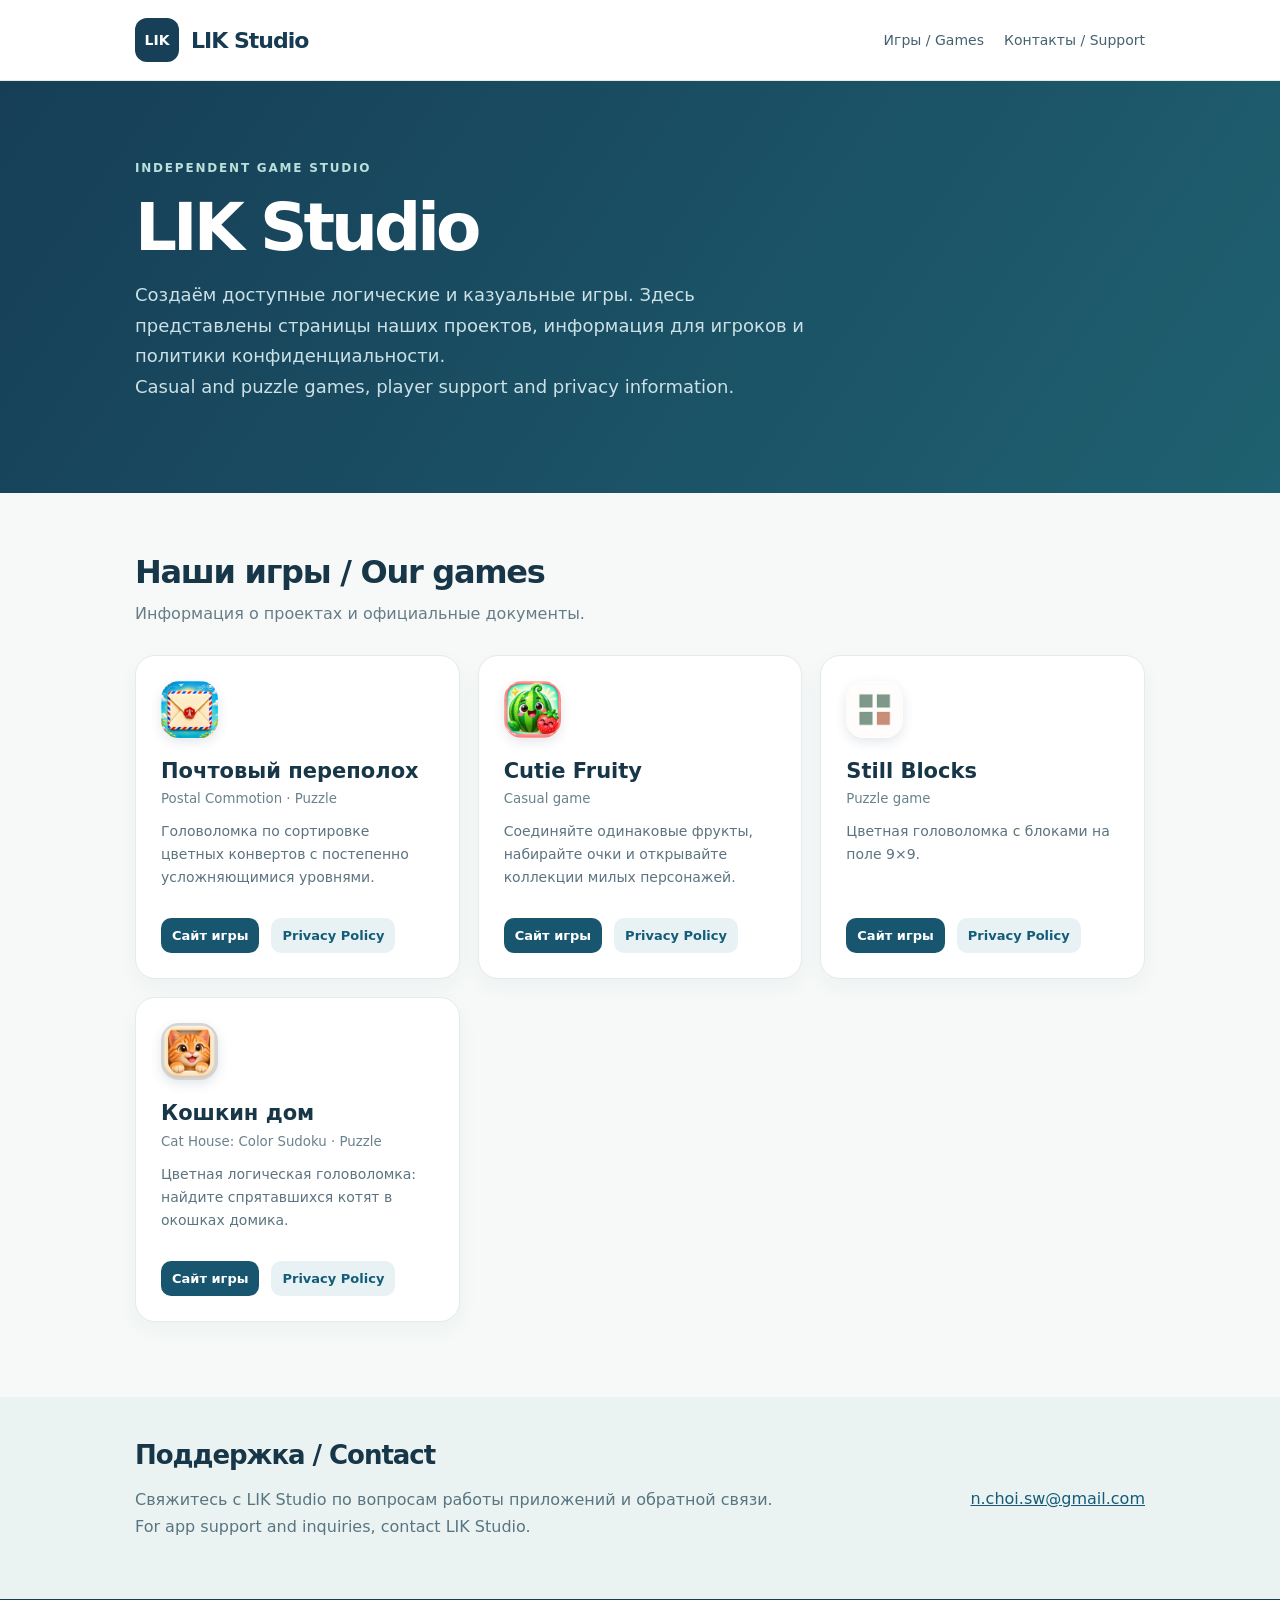
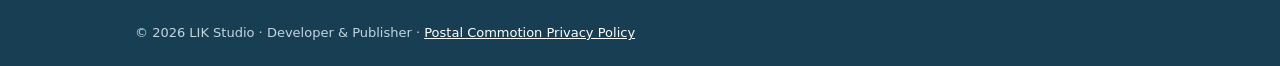
<file: index.html>
<!doctype html>
<html lang="ru"><head><meta charset="utf-8"><meta name="viewport" content="width=device-width,initial-scale=1">
<meta name="theme-color" content="#123f58"><meta name="description" content="LIK Studio — игры и головоломки для Android. Официальные страницы приложений, поддержка и политика конфиденциальности.">
<title>LIK Studio — Games & Privacy Policies</title>
<style>
:root{font-family:system-ui,-apple-system,"Segoe UI",Roboto,Arial,sans-serif;color:#173648;background:#f6f9f8}
*{box-sizing:border-box}body{margin:0}a{color:#145c78}a:focus-visible{outline:3px solid #3474bd;outline-offset:3px}
.container{max-width:1060px;margin:0 auto;padding:0 25px}
header{background:#fff;border-bottom:1px solid #e3eceb}
.top{display:flex;align-items:center;justify-content:space-between;padding-top:18px;padding-bottom:18px;gap:20px;flex-wrap:wrap}
.brand{font-size:22px;letter-spacing:-.045em;font-weight:850;text-decoration:none;color:#163b53;display:flex;align-items:center;gap:12px}
.mark{display:grid;place-items:center;background:#173f57;color:white;border-radius:12px;width:44px;height:44px;letter-spacing:0;font-size:14px}
nav{display:flex;gap:20px;font-size:14px;flex-wrap:wrap}nav a{text-decoration:none;color:#456271}
.hero{background:linear-gradient(125deg,#163e57,#1f6170);color:#fff;padding:80px 0 72px}
.kicker{font-weight:800;text-transform:uppercase;letter-spacing:.15em;font-size:12px;color:#b9e0da}
h1{font-size:clamp(39px,6vw,66px);letter-spacing:-.06em;line-height:1.05;margin:18px 0}
.hero p{font-size:18px;color:#cbe1e5;line-height:1.7;max-width:670px}
section.main{padding:60px 0 75px}h2{font-size:32px;letter-spacing:-.04em;margin:0 0 9px}p.sub{color:#667d88;line-height:1.7;margin:0 0 28px}
.grid{display:grid;grid-template-columns:repeat(3,1fr);gap:18px}
.card{background:#fff;border:1px solid #e4ebe9;border-radius:20px;padding:25px;box-shadow:0 8px 22px #183d570a;min-height:290px;display:flex;flex-direction:column}
.icon{width:57px;height:57px;border-radius:18px;display:grid;place-items:center;font-size:29px;color:#14536a;background:#dff1ed;font-weight:850}
.icon-image{width:57px;height:57px;border-radius:18px;object-fit:cover;display:block;box-shadow:0 4px 12px #183d571f}.icon.fruit{background:#fff0d4;color:#a77720}.icon.block{background:#e9e7fb;color:#7060ad}
h3{font-size:21px;line-height:1.3;margin:20px 0 6px}small{color:#6a828c}.card p{line-height:1.65;color:#5d7380;font-size:14px}
.actions{margin-top:auto;display:flex;gap:12px;flex-wrap:wrap;padding-top:15px}.actions a{font-size:13px;font-weight:800;text-decoration:none;padding:10px 11px;border-radius:10px;background:#e8f2f4}
.actions a.primary{background:#185670;color:#fff}
.support{background:#eaf3f2;padding:43px 0}.support-inner{display:flex;justify-content:space-between;align-items:center;gap:25px;flex-wrap:wrap}
.support h2{font-size:26px}.support p{color:#587581;line-height:1.7}footer{background:#173e53;color:#c3d6de;padding:26px 0;font-size:13px}footer a{color:white}
@media(max-width:780px){.grid{grid-template-columns:1fr}.hero{padding:50px 0}section.main{padding:43px 0}}
</style></head>
<body>
<header><div class="container top"><a class="brand" href="./"><span class="mark">LIK</span>LIK Studio</a><nav aria-label="Main navigation"><a href="#games">Игры / Games</a><a href="#support">Контакты / Support</a></nav></div></header>
<main><section class="hero"><div class="container"><div class="kicker">Independent game studio</div><h1>LIK Studio</h1><p>Создаём доступные логические и казуальные игры. Здесь представлены страницы наших проектов, информация для игроков и политики конфиденциальности.<br><span lang="en">Casual and puzzle games, player support and privacy information.</span></p></div></section>
<section class="main" id="games"><div class="container"><h2>Наши игры / Our games</h2><p class="sub">Информация о проектах и официальные документы.</p>
<div class="grid">
<article class="card"><img class="icon-image" src="postal-commotion/assets/postal-icon.jpg" alt="Иконка игры Почтовый переполох"><h3>Почтовый переполох</h3><small>Postal Commotion · Puzzle</small><p>Головоломка по сортировке цветных конвертов с постепенно усложняющимися уровнями.</p><div class="actions"><a class="primary" href="postal-commotion/game.html">Сайт игры</a><a href="postal-commotion/">Privacy Policy</a></div></article>
<article class="card"><img class="icon-image" src="cutie-fruity/assets/cutie-fruity-icon.jpg" alt="Иконка игры Cutie Fruity"><h3>Cutie Fruity</h3><small>Casual game</small><p>Соединяйте одинаковые фрукты, набирайте очки и открывайте коллекции милых персонажей.</p><div class="actions"><a class="primary" href="cutie-fruity/game.html">Сайт игры</a><a href="cutie-fruity/">Privacy Policy</a></div></article>
<article class="card"><img class="icon-image" src="still-blocks/assets/still-blocks-icon.jpg" alt="Иконка игры Still Blocks"><h3>Still Blocks</h3><small>Puzzle game</small><p>Цветная головоломка с блоками на поле 9×9.</p><div class="actions"><a class="primary" href="still-blocks/game.html">Сайт игры</a><a href="still-blocks/">Privacy Policy</a></div></article>
<article class="card"><img class="icon-image" src="cat-house/assets/cat-house-icon.jpg" alt="Иконка игры Кошкин дом"><h3>Кошкин дом</h3><small>Cat House: Color Sudoku · Puzzle</small><p>Цветная логическая головоломка: найдите спрятавшихся котят в окошках домика.</p><div class="actions"><a class="primary" href="cat-house/game.html">Сайт игры</a><a href="cat-house/">Privacy Policy</a></div></article>
</div></div></section>
<section class="support" id="support"><div class="container support-inner"><div><h2>Поддержка / Contact</h2><p>Свяжитесь с LIK Studio по вопросам работы приложений и обратной связи.<br>For app support and inquiries, contact LIK Studio.</p></div><a href="mailto:n.choi.sw@gmail.com">n.choi.sw@gmail.com</a></div></section></main>
<footer><div class="container">© 2026 LIK Studio · Developer &amp; Publisher · <a href="postal-commotion/">Postal Commotion Privacy Policy</a></div></footer>
</body></html>
</file>
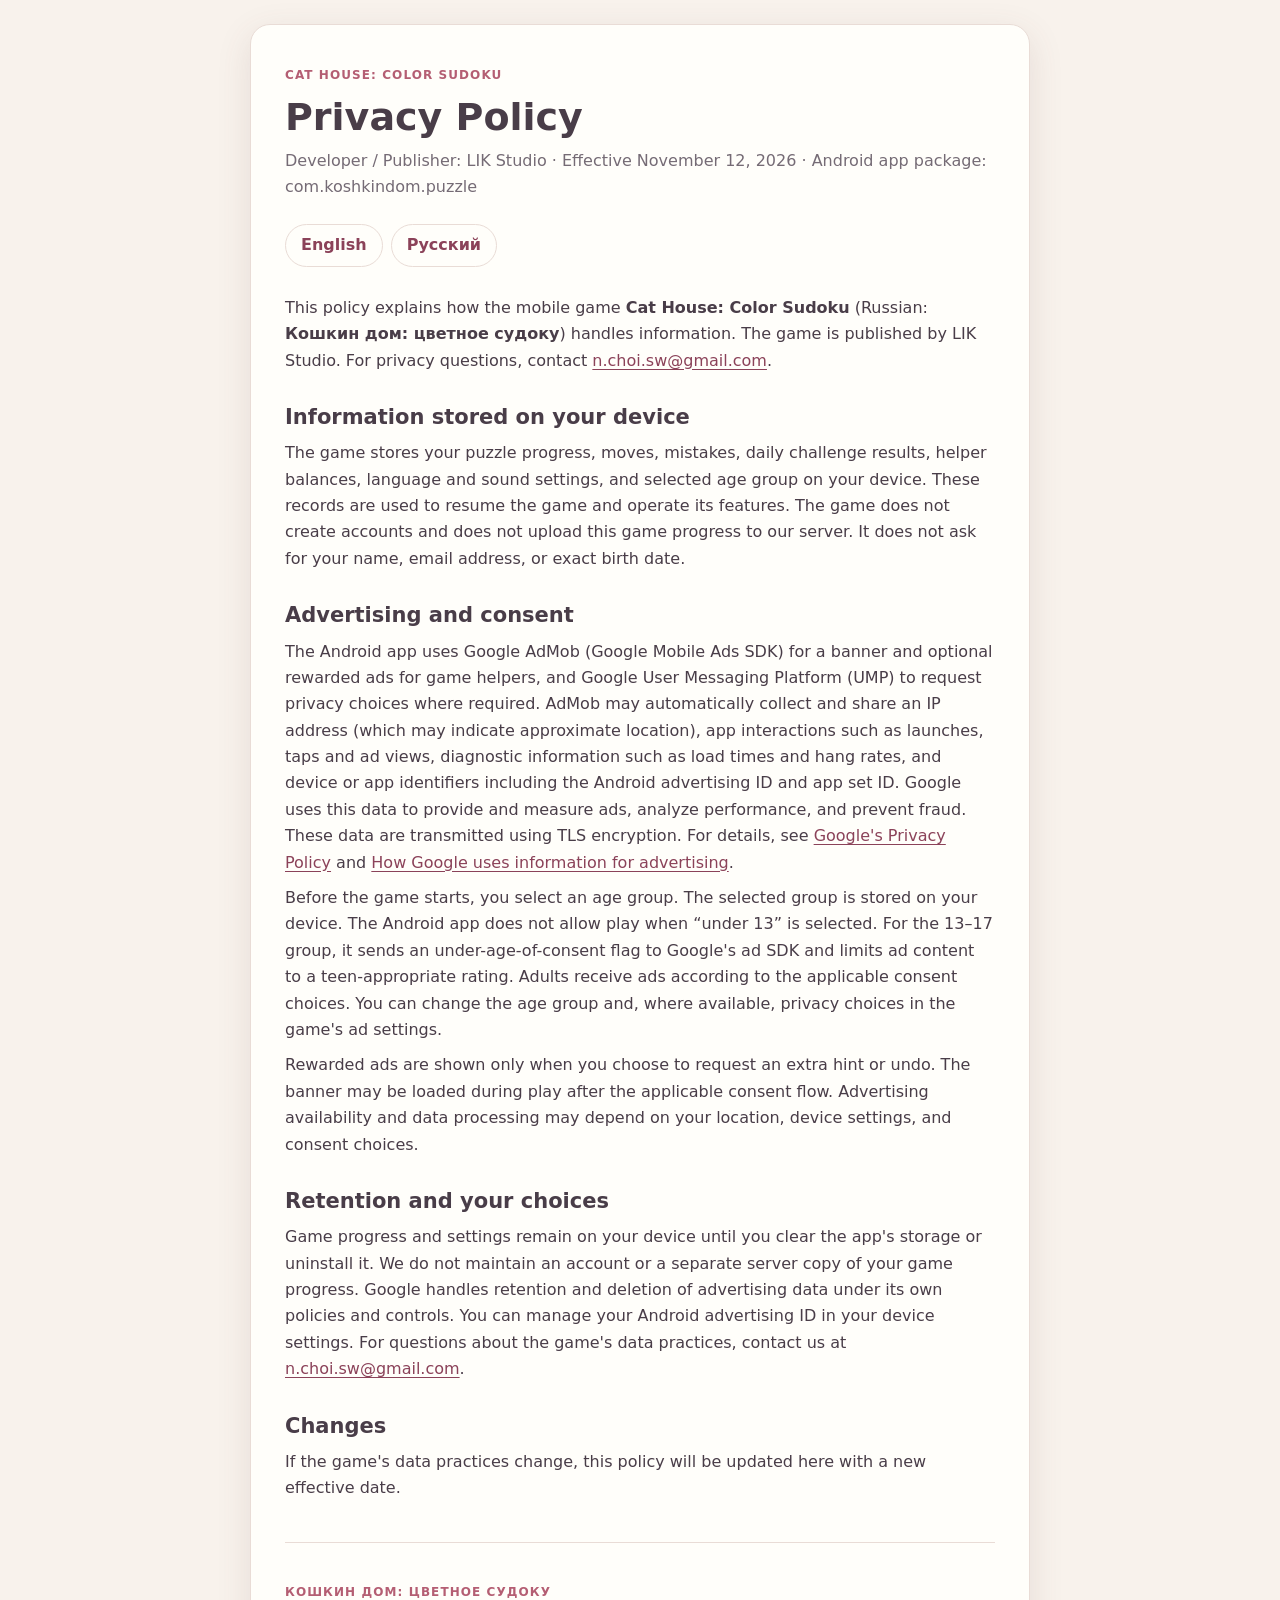
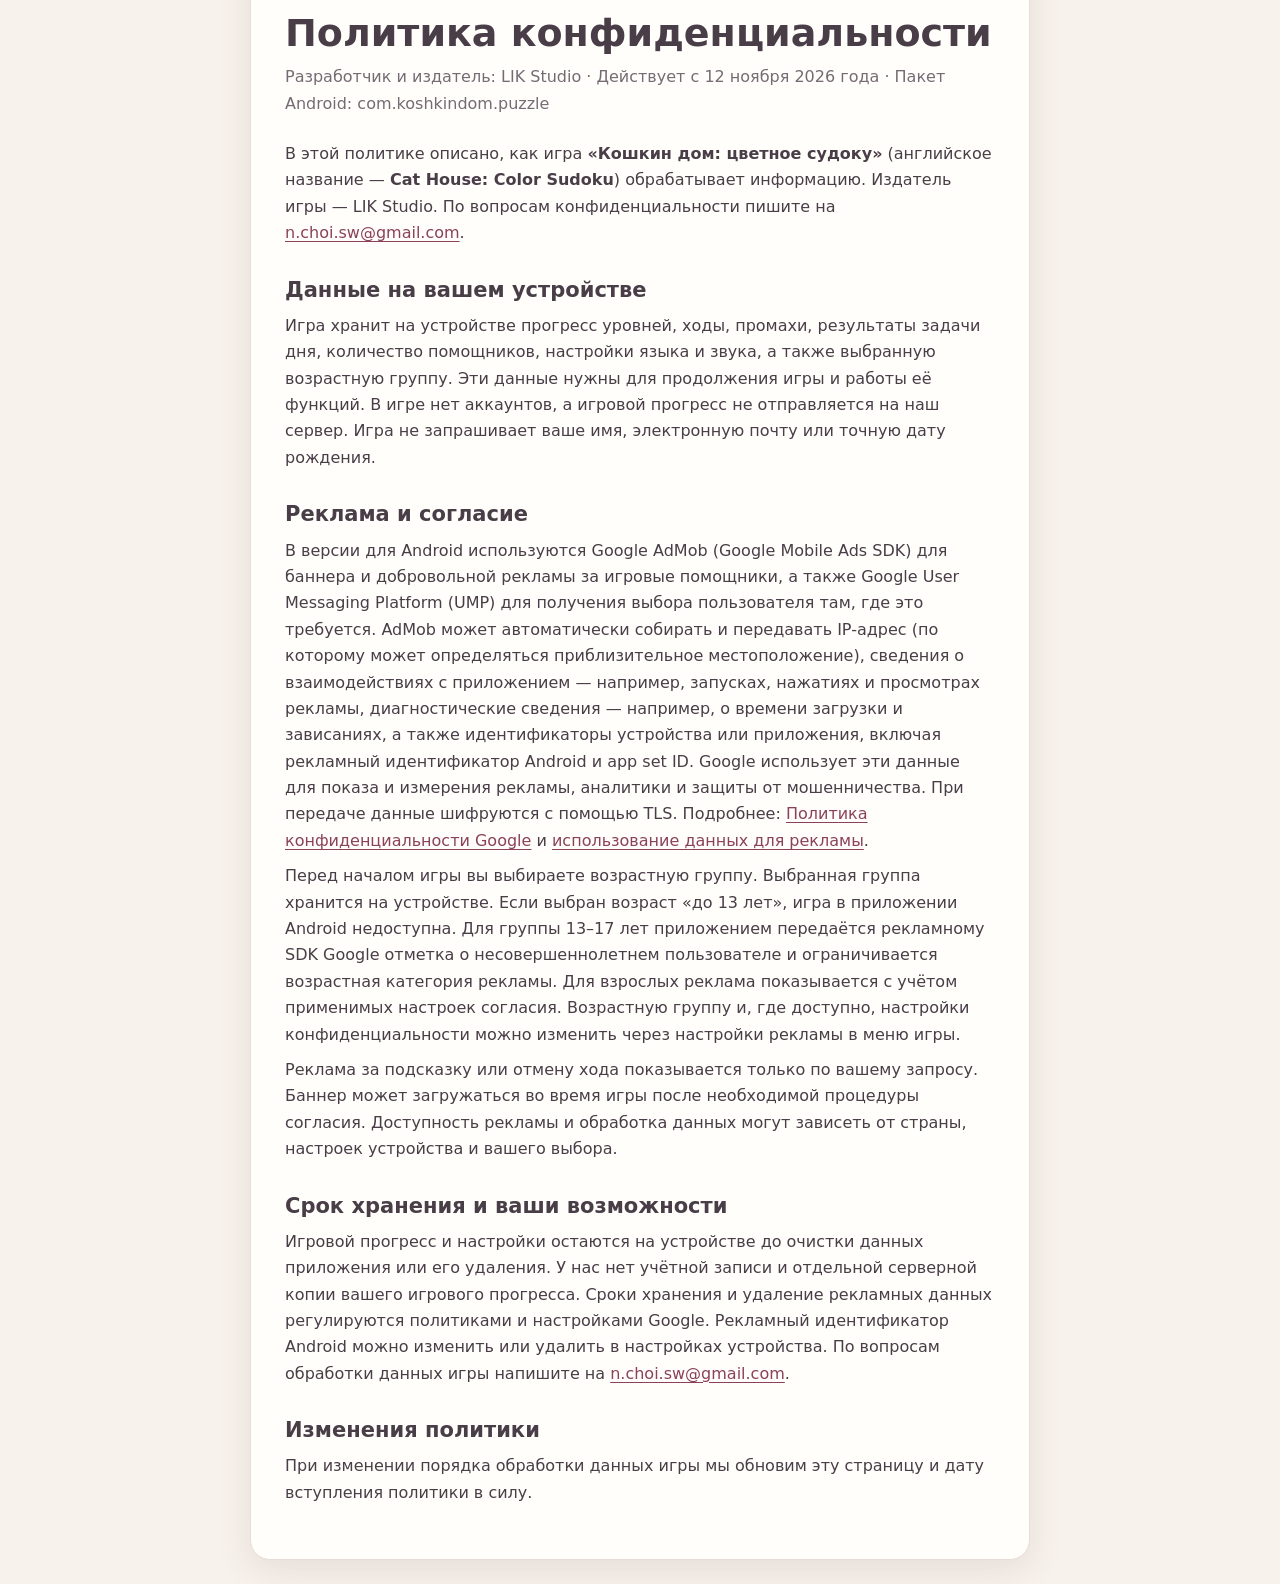
<file: cat-house/index.html>
<!doctype html>
<html lang="en">
<head>
  <meta charset="utf-8">
  <meta name="viewport" content="width=device-width, initial-scale=1">
  <meta name="robots" content="index,follow">
  <meta name="description" content="Privacy Policy for Cat House: Color Sudoku (Кошкин дом: цветное судоку).">
  <title>Privacy Policy — Cat House: Color Sudoku</title>
  <style>
    :root{color-scheme:light;--ink:#493d48;--muted:#756b75;--rose:#b45e73;--line:#e9dcd6;--paper:#fffefa;--bg:#f8f2ec}
    *{box-sizing:border-box}body{margin:0;background:var(--bg);color:var(--ink);font:16px/1.65 system-ui,-apple-system,"Segoe UI",sans-serif}
    main{max-width:780px;margin:24px auto;padding:32px 34px 44px;background:var(--paper);border:1px solid var(--line);border-radius:20px;box-shadow:0 10px 34px #654b4420}
    h1{font-size:clamp(28px,5vw,38px);line-height:1.18;margin:0 0 8px}h2{font-size:21px;line-height:1.3;margin:30px 0 9px}p,ul{margin:9px 0}ul{padding-left:23px}li{margin:5px 0}
    .eyebrow{color:var(--rose);font-weight:800;letter-spacing:.09em;text-transform:uppercase;font-size:12px}.meta{color:var(--muted);margin:0 0 24px}
    a{color:#8b4259;text-underline-offset:3px}a:hover{color:#5f2f42}.language{display:flex;gap:8px;margin:22px 0 28px}
    .language a{display:inline-block;padding:7px 15px;border:1px solid var(--line);border-radius:999px;text-decoration:none;font-weight:700}
    hr{border:0;border-top:1px solid var(--line);margin:40px 0}.note{background:#f8edf0;border-left:4px solid var(--rose);border-radius:6px;padding:11px 15px}
    @media(max-width:650px){main{margin:0;border:0;border-radius:0;padding:25px 21px 42px}body{background:var(--paper)}}
  </style>
</head>
<body>
<main>
  <article id="en" lang="en">
    <p class="eyebrow">Cat House: Color Sudoku</p>
    <h1>Privacy Policy</h1>
    <p class="meta">Developer / Publisher: LIK Studio · Effective November 12, 2026 · Android app package: com.koshkindom.puzzle</p>
    <nav class="language" aria-label="Languages"><a href="#en">English</a><a href="#ru">Русский</a></nav>
    <p>This policy explains how the mobile game <strong>Cat House: Color Sudoku</strong> (Russian: <strong>Кошкин дом: цветное судоку</strong>) handles information. The game is published by LIK Studio. For privacy questions, contact <a href="mailto:n.choi.sw@gmail.com">n.choi.sw@gmail.com</a>.</p>
    <h2>Information stored on your device</h2>
    <p>The game stores your puzzle progress, moves, mistakes, daily challenge results, helper balances, language and sound settings, and selected age group on your device. These records are used to resume the game and operate its features. The game does not create accounts and does not upload this game progress to our server. It does not ask for your name, email address, or exact birth date.</p>
    <h2>Advertising and consent</h2>
    <p>The Android app uses Google AdMob (Google Mobile Ads SDK) for a banner and optional rewarded ads for game helpers, and Google User Messaging Platform (UMP) to request privacy choices where required. AdMob may automatically collect and share an IP address (which may indicate approximate location), app interactions such as launches, taps and ad views, diagnostic information such as load times and hang rates, and device or app identifiers including the Android advertising ID and app set ID. Google uses this data to provide and measure ads, analyze performance, and prevent fraud. These data are transmitted using TLS encryption. For details, see <a href="https://policies.google.com/privacy">Google's Privacy Policy</a> and <a href="https://policies.google.com/technologies/ads">How Google uses information for advertising</a>.</p>
    <p>Before the game starts, you select an age group. The selected group is stored on your device. The Android app does not allow play when “under 13” is selected. For the 13–17 group, it sends an under-age-of-consent flag to Google's ad SDK and limits ad content to a teen-appropriate rating. Adults receive ads according to the applicable consent choices. You can change the age group and, where available, privacy choices in the game's ad settings.</p>
    <p>Rewarded ads are shown only when you choose to request an extra hint or undo. The banner may be loaded during play after the applicable consent flow. Advertising availability and data processing may depend on your location, device settings, and consent choices.</p>
    <h2>Retention and your choices</h2>
    <p>Game progress and settings remain on your device until you clear the app's storage or uninstall it. We do not maintain an account or a separate server copy of your game progress. Google handles retention and deletion of advertising data under its own policies and controls. You can manage your Android advertising ID in your device settings. For questions about the game's data practices, contact us at <a href="mailto:n.choi.sw@gmail.com">n.choi.sw@gmail.com</a>.</p>
    <h2>Changes</h2>
    <p>If the game's data practices change, this policy will be updated here with a new effective date.</p>
  </article>
  <hr>
  <article id="ru" lang="ru">
    <p class="eyebrow">Кошкин дом: цветное судоку</p>
    <h1>Политика конфиденциальности</h1>
    <p class="meta">Разработчик и издатель: LIK Studio · Действует с 12 ноября 2026 года · Пакет Android: com.koshkindom.puzzle</p>
    <p>В этой политике описано, как игра <strong>«Кошкин дом: цветное судоку»</strong> (английское название — <strong>Cat House: Color Sudoku</strong>) обрабатывает информацию. Издатель игры — LIK Studio. По вопросам конфиденциальности пишите на <a href="mailto:n.choi.sw@gmail.com">n.choi.sw@gmail.com</a>.</p>
    <h2>Данные на вашем устройстве</h2>
    <p>Игра хранит на устройстве прогресс уровней, ходы, промахи, результаты задачи дня, количество помощников, настройки языка и звука, а также выбранную возрастную группу. Эти данные нужны для продолжения игры и работы её функций. В игре нет аккаунтов, а игровой прогресс не отправляется на наш сервер. Игра не запрашивает ваше имя, электронную почту или точную дату рождения.</p>
    <h2>Реклама и согласие</h2>
    <p>В версии для Android используются Google AdMob (Google Mobile Ads SDK) для баннера и добровольной рекламы за игровые помощники, а также Google User Messaging Platform (UMP) для получения выбора пользователя там, где это требуется. AdMob может автоматически собирать и передавать IP-адрес (по которому может определяться приблизительное местоположение), сведения о взаимодействиях с приложением — например, запусках, нажатиях и просмотрах рекламы, диагностические сведения — например, о времени загрузки и зависаниях, а также идентификаторы устройства или приложения, включая рекламный идентификатор Android и app set ID. Google использует эти данные для показа и измерения рекламы, аналитики и защиты от мошенничества. При передаче данные шифруются с помощью TLS. Подробнее: <a href="https://policies.google.com/privacy?hl=ru">Политика конфиденциальности Google</a> и <a href="https://policies.google.com/technologies/ads?hl=ru">использование данных для рекламы</a>.</p>
    <p>Перед началом игры вы выбираете возрастную группу. Выбранная группа хранится на устройстве. Если выбран возраст «до 13 лет», игра в приложении Android недоступна. Для группы 13–17 лет приложением передаётся рекламному SDK Google отметка о несовершеннолетнем пользователе и ограничивается возрастная категория рекламы. Для взрослых реклама показывается с учётом применимых настроек согласия. Возрастную группу и, где доступно, настройки конфиденциальности можно изменить через настройки рекламы в меню игры.</p>
    <p>Реклама за подсказку или отмену хода показывается только по вашему запросу. Баннер может загружаться во время игры после необходимой процедуры согласия. Доступность рекламы и обработка данных могут зависеть от страны, настроек устройства и вашего выбора.</p>
    <h2>Срок хранения и ваши возможности</h2>
    <p>Игровой прогресс и настройки остаются на устройстве до очистки данных приложения или его удаления. У нас нет учётной записи и отдельной серверной копии вашего игрового прогресса. Сроки хранения и удаление рекламных данных регулируются политиками и настройками Google. Рекламный идентификатор Android можно изменить или удалить в настройках устройства. По вопросам обработки данных игры напишите на <a href="mailto:n.choi.sw@gmail.com">n.choi.sw@gmail.com</a>.</p>
    <h2>Изменения политики</h2>
    <p>При изменении порядка обработки данных игры мы обновим эту страницу и дату вступления политики в силу.</p>
  </article>
</main>
</body>
</html>
</file>
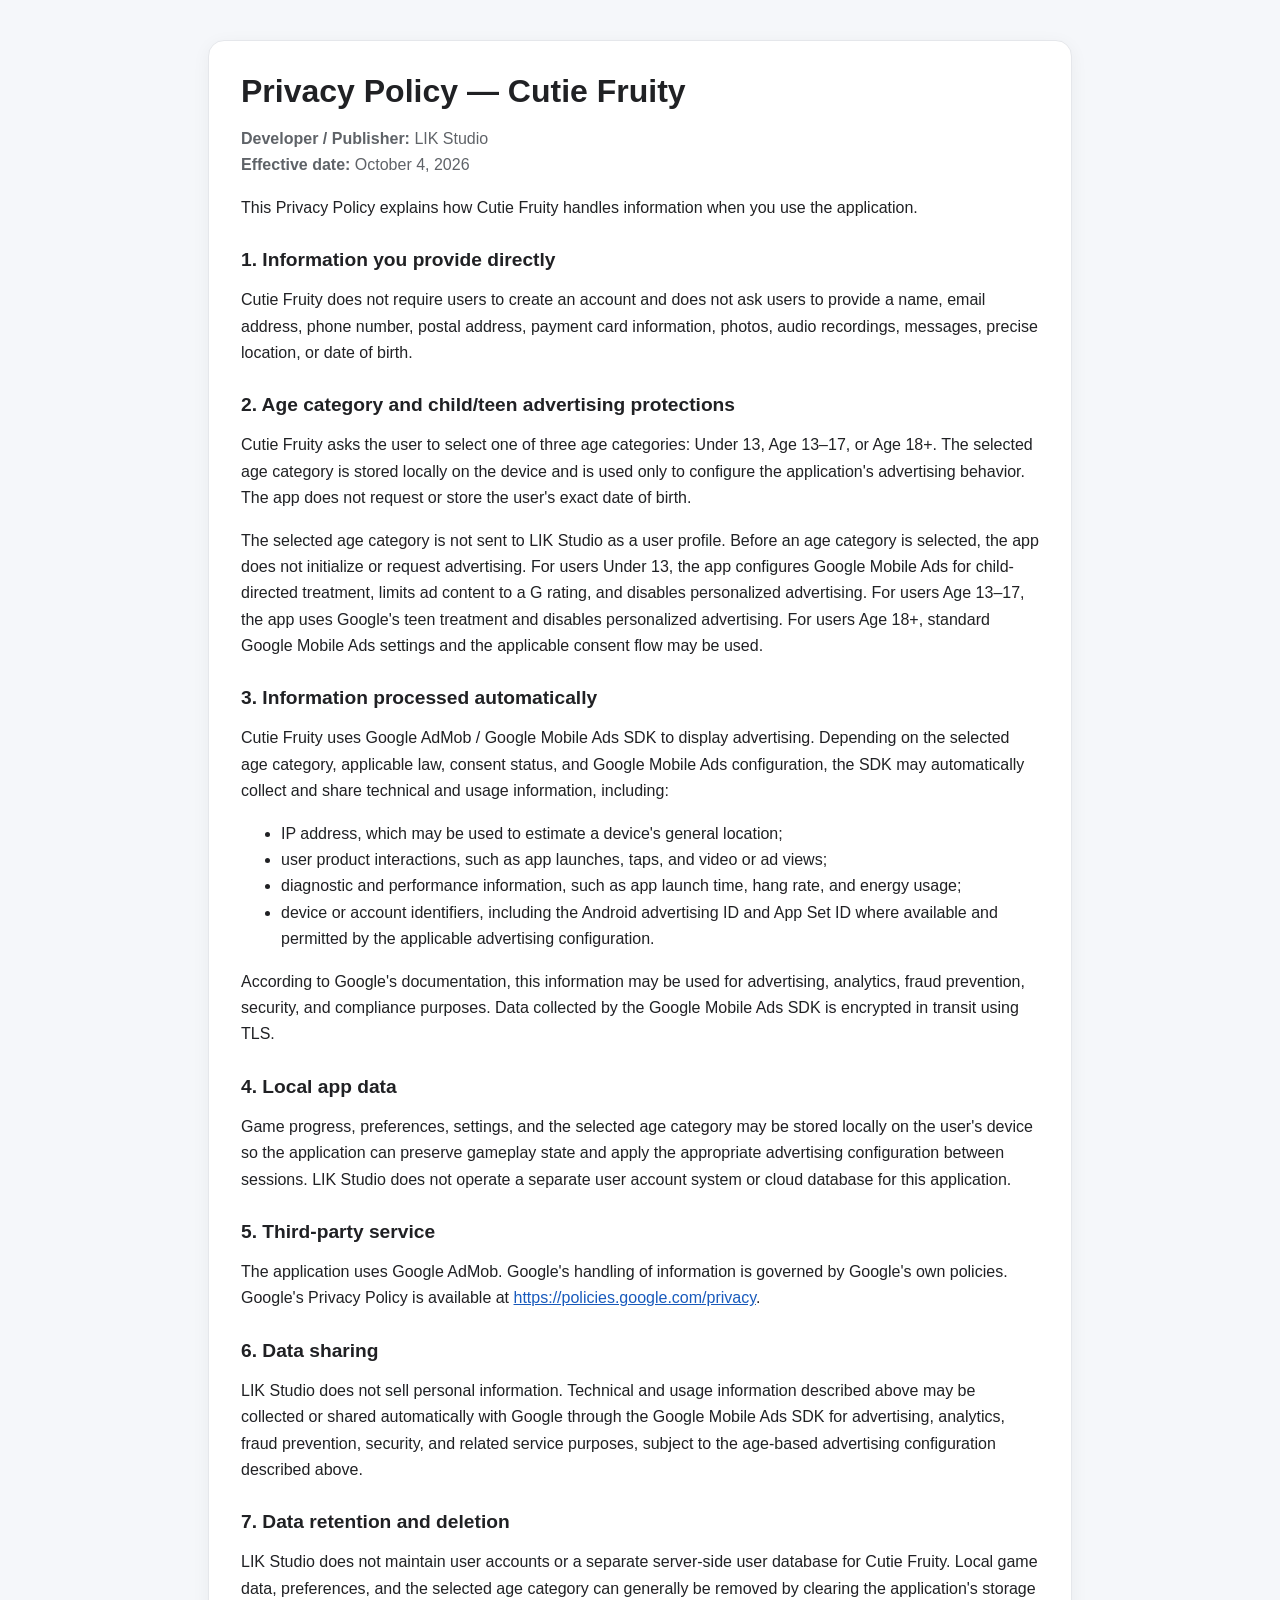
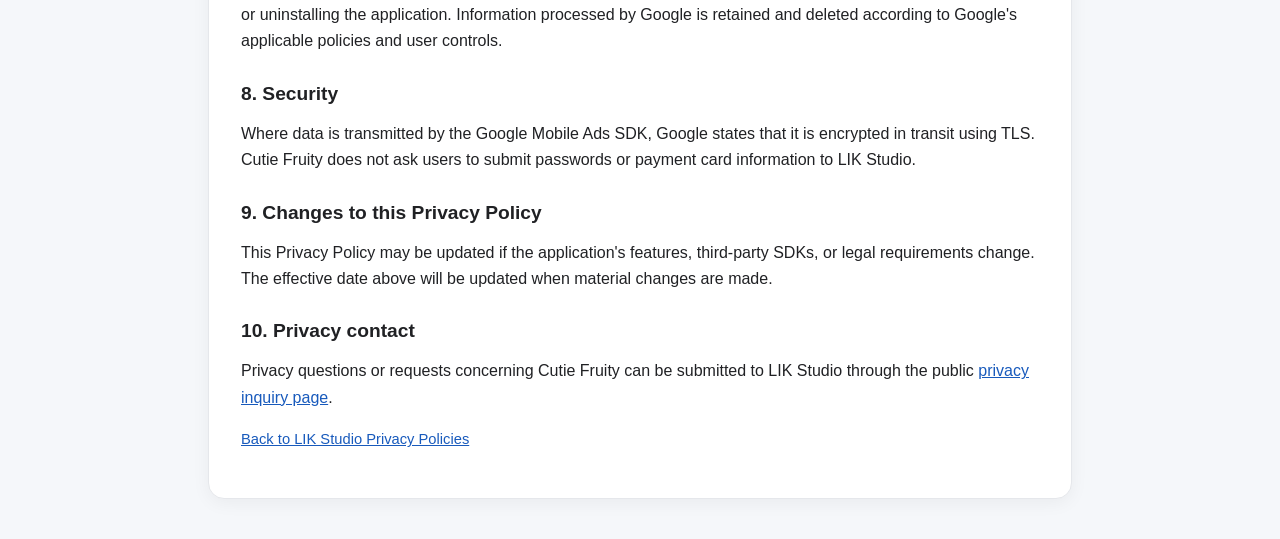
<file: cutie-fruity/index.html>
<!doctype html><html lang="en"><head><meta charset="utf-8"><meta name="viewport" content="width=device-width,initial-scale=1"><title>Privacy Policy — Cutie Fruity</title><link rel="stylesheet" href="../styles.css"></head><body><main class="wrap"><article class="card"><h1>Privacy Policy — Cutie Fruity</h1><p class="meta"><strong>Developer / Publisher:</strong> LIK Studio<br><strong>Effective date:</strong> October 4, 2026</p><p>This Privacy Policy explains how Cutie Fruity handles information when you use the application.</p>

<h2>1. Information you provide directly</h2>
<p>Cutie Fruity does not require users to create an account and does not ask users to provide a name, email address, phone number, postal address, payment card information, photos, audio recordings, messages, precise location, or date of birth.</p>

<h2>2. Age category and child/teen advertising protections</h2>
<p>Cutie Fruity asks the user to select one of three age categories: Under 13, Age 13–17, or Age 18+. The selected age category is stored locally on the device and is used only to configure the application's advertising behavior. The app does not request or store the user's exact date of birth.</p>
<p>The selected age category is not sent to LIK Studio as a user profile. Before an age category is selected, the app does not initialize or request advertising. For users Under 13, the app configures Google Mobile Ads for child-directed treatment, limits ad content to a G rating, and disables personalized advertising. For users Age 13–17, the app uses Google's teen treatment and disables personalized advertising. For users Age 18+, standard Google Mobile Ads settings and the applicable consent flow may be used.</p>

<h2>3. Information processed automatically</h2>
<p>Cutie Fruity uses Google AdMob / Google Mobile Ads SDK to display advertising. Depending on the selected age category, applicable law, consent status, and Google Mobile Ads configuration, the SDK may automatically collect and share technical and usage information, including:</p>
<ul>
<li>IP address, which may be used to estimate a device's general location;</li>
<li>user product interactions, such as app launches, taps, and video or ad views;</li>
<li>diagnostic and performance information, such as app launch time, hang rate, and energy usage;</li>
<li>device or account identifiers, including the Android advertising ID and App Set ID where available and permitted by the applicable advertising configuration.</li>
</ul>
<p>According to Google's documentation, this information may be used for advertising, analytics, fraud prevention, security, and compliance purposes. Data collected by the Google Mobile Ads SDK is encrypted in transit using TLS.</p>

<h2>4. Local app data</h2>
<p>Game progress, preferences, settings, and the selected age category may be stored locally on the user's device so the application can preserve gameplay state and apply the appropriate advertising configuration between sessions. LIK Studio does not operate a separate user account system or cloud database for this application.</p>

<h2>5. Third-party service</h2>
<p>The application uses Google AdMob. Google's handling of information is governed by Google's own policies. Google's Privacy Policy is available at <a href="https://policies.google.com/privacy">https://policies.google.com/privacy</a>.</p>

<h2>6. Data sharing</h2>
<p>LIK Studio does not sell personal information. Technical and usage information described above may be collected or shared automatically with Google through the Google Mobile Ads SDK for advertising, analytics, fraud prevention, security, and related service purposes, subject to the age-based advertising configuration described above.</p>

<h2>7. Data retention and deletion</h2>
<p>LIK Studio does not maintain user accounts or a separate server-side user database for Cutie Fruity. Local game data, preferences, and the selected age category can generally be removed by clearing the application's storage or uninstalling the application. Information processed by Google is retained and deleted according to Google's applicable policies and user controls.</p>

<h2>8. Security</h2>
<p>Where data is transmitted by the Google Mobile Ads SDK, Google states that it is encrypted in transit using TLS. Cutie Fruity does not ask users to submit passwords or payment card information to LIK Studio.</p>

<h2>9. Changes to this Privacy Policy</h2>
<p>This Privacy Policy may be updated if the application's features, third-party SDKs, or legal requirements change. The effective date above will be updated when material changes are made.</p>

<h2>10. Privacy contact</h2>
<p>Privacy questions or requests concerning Cutie Fruity can be submitted to LIK Studio through the public <a href="https://github.com/nchoi1980-web/lik-studio-privacy/issues/new">privacy inquiry page</a>.</p>

<p class="small"><a href="../">Back to LIK Studio Privacy Policies</a></p></article></main></body></html>
</file>
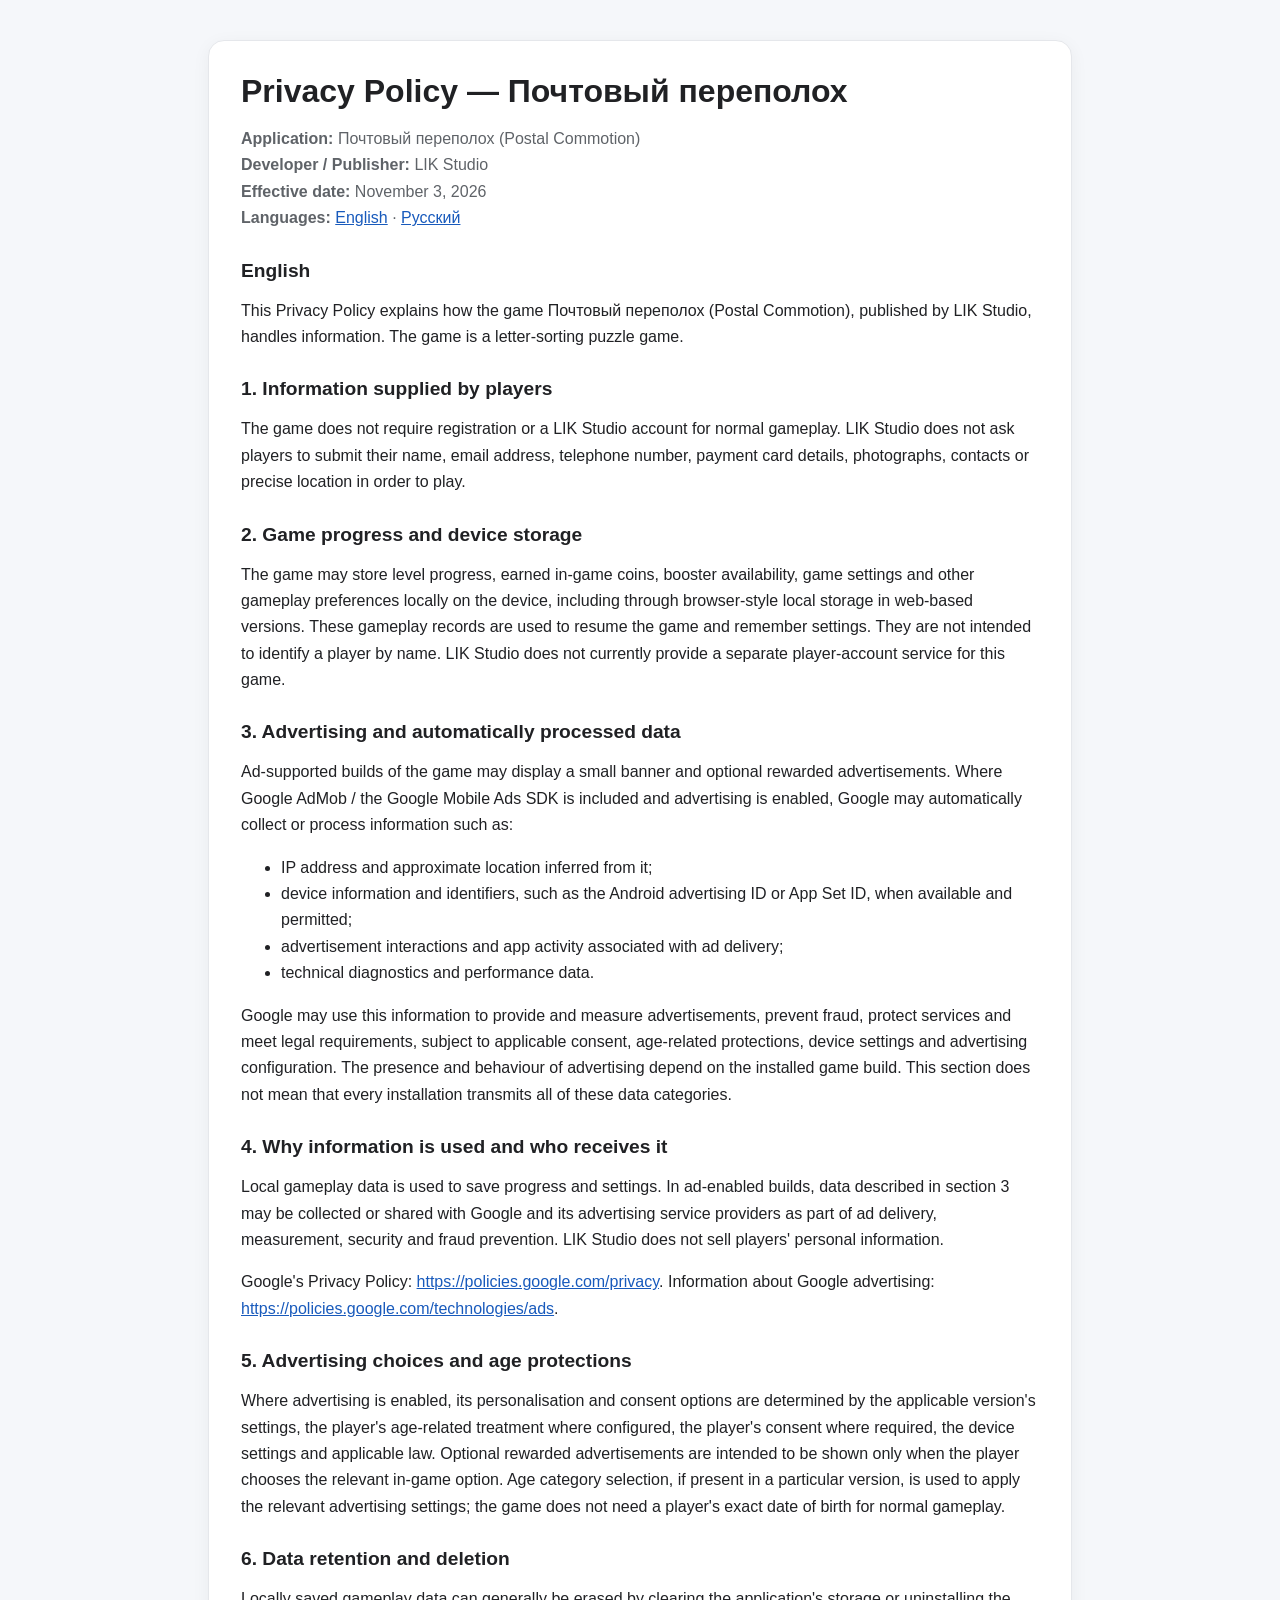
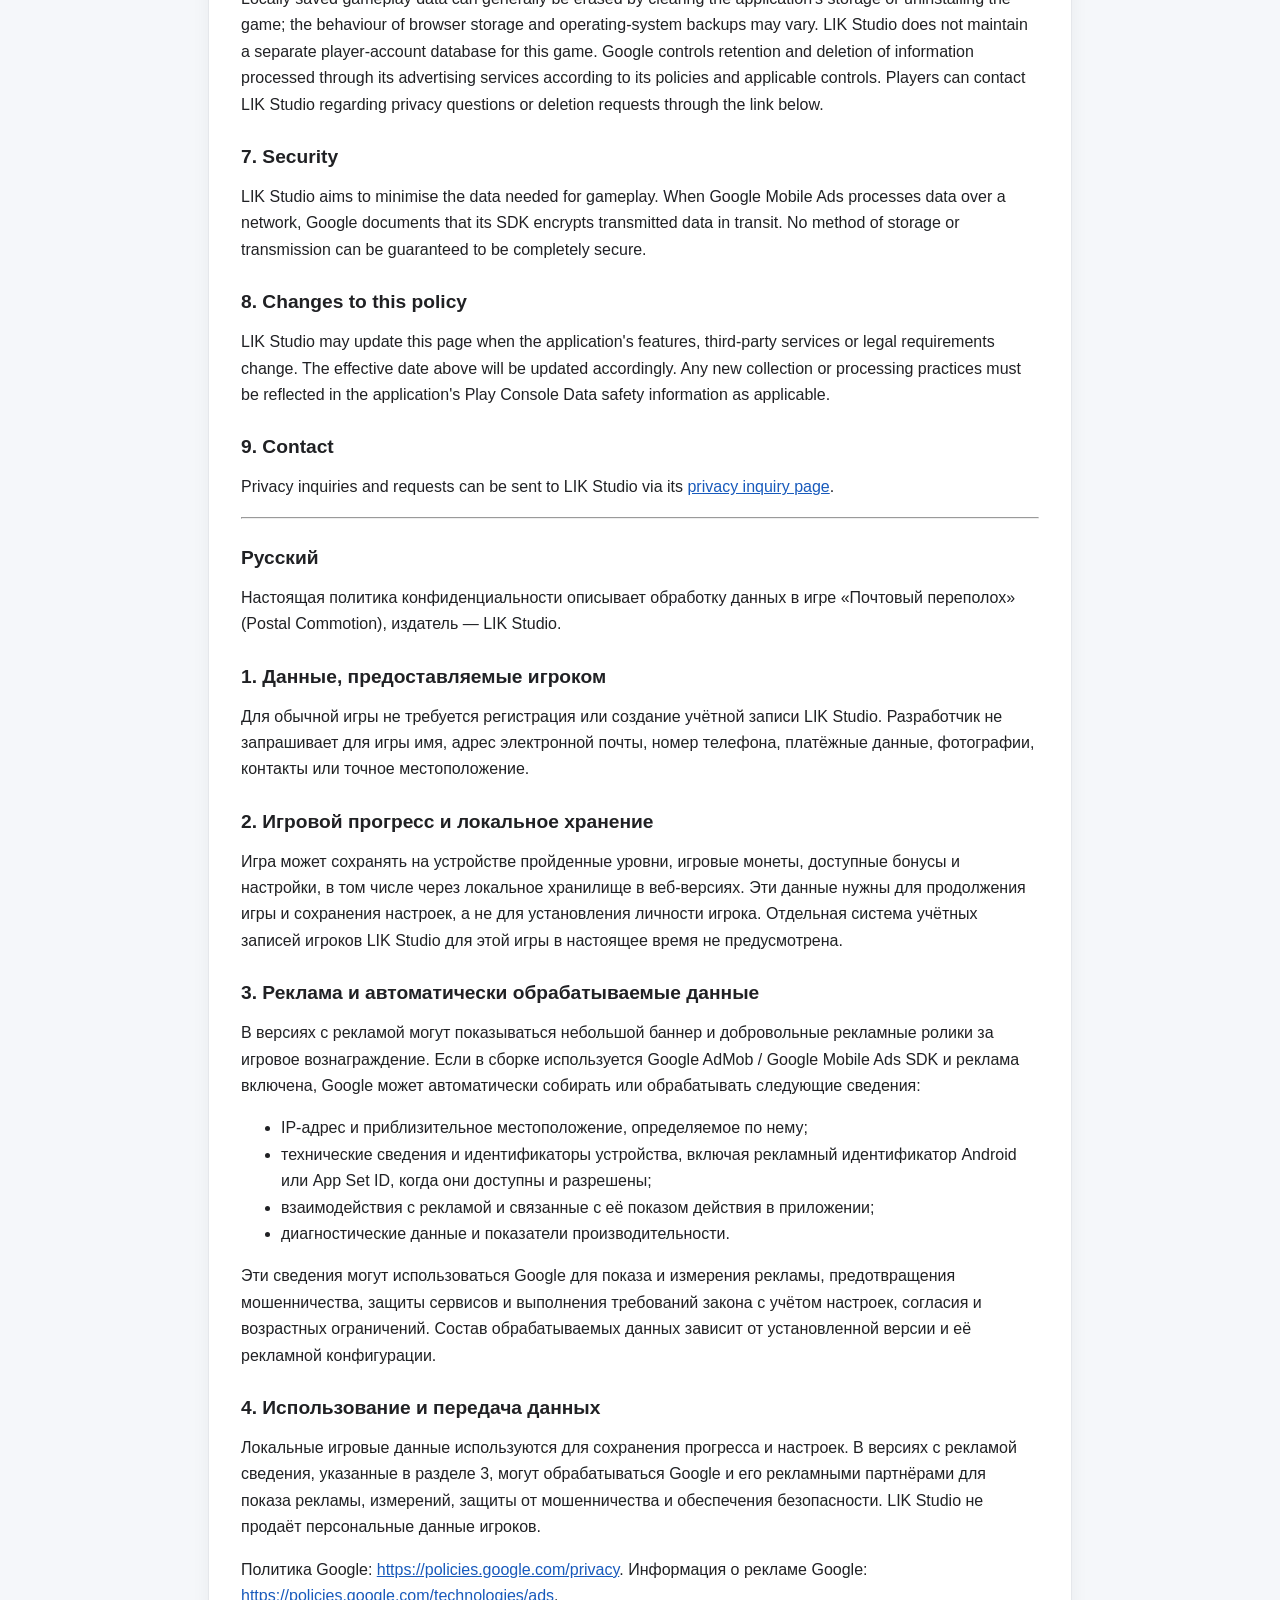
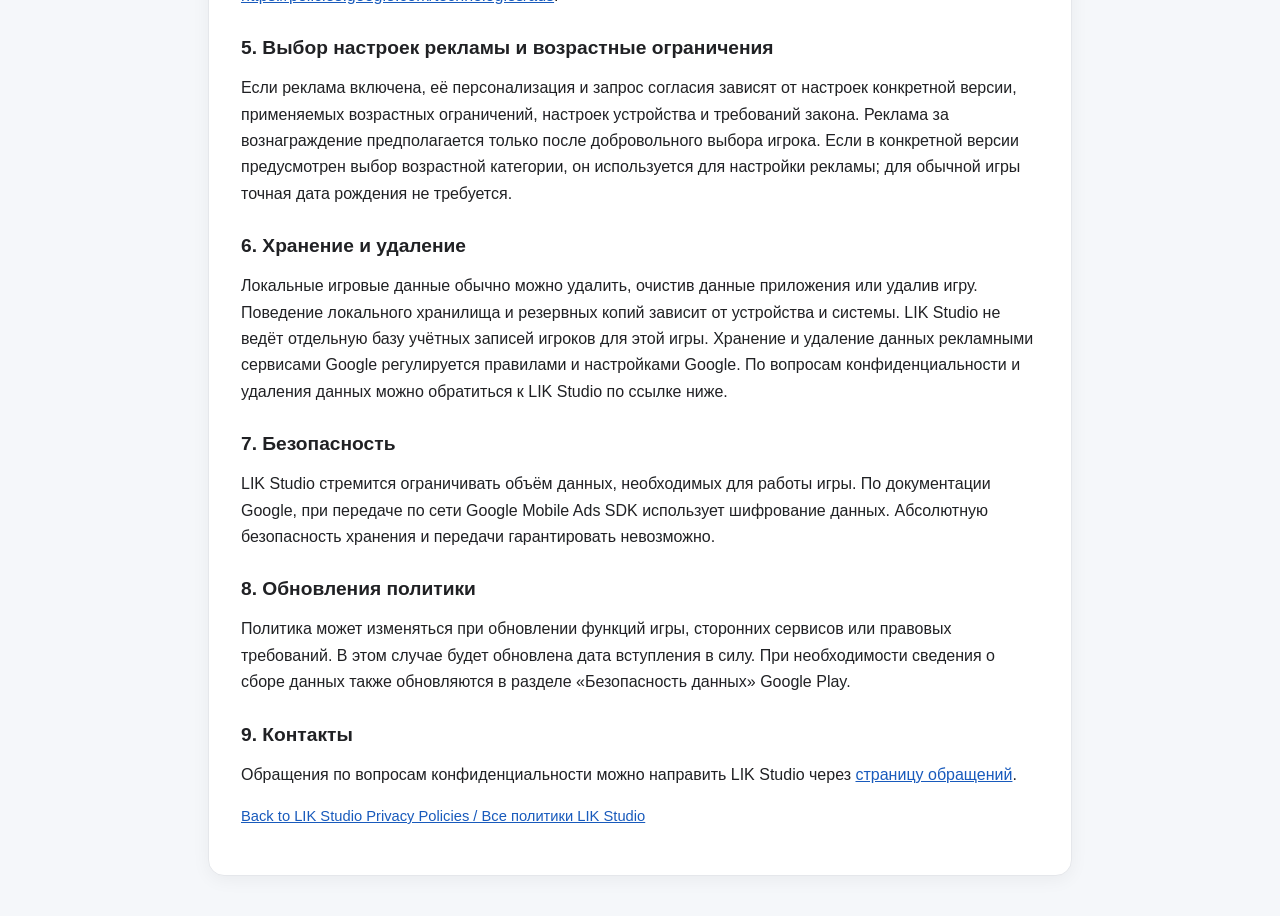
<file: postal-commotion/index.html>
<!doctype html>
<html lang="en">
<head>
<meta charset="utf-8">
<meta name="viewport" content="width=device-width, initial-scale=1">
<meta name="description" content="Privacy Policy for Почтовый переполох (Postal Commotion), a game by LIK Studio.">
<title>Privacy Policy — Почтовый переполох | LIK Studio</title>
<link rel="stylesheet" href="../styles.css">
</head>
<body>
<main class="wrap"><article class="card">
<h1>Privacy Policy — Почтовый переполох</h1>
<p class="meta"><strong>Application:</strong> Почтовый переполох (Postal Commotion)<br><strong>Developer / Publisher:</strong> LIK Studio<br><strong>Effective date:</strong> November 3, 2026<br><strong>Languages:</strong> <a href="#english">English</a> · <a href="#russian" lang="ru">Русский</a></p>
<section id="english" lang="en" aria-label="English privacy policy">
<h2>English</h2>
<p>This Privacy Policy explains how the game Почтовый переполох (Postal Commotion), published by LIK Studio, handles information. The game is a letter-sorting puzzle game.</p>
<h2>1. Information supplied by players</h2>
<p>The game does not require registration or a LIK Studio account for normal gameplay. LIK Studio does not ask players to submit their name, email address, telephone number, payment card details, photographs, contacts or precise location in order to play.</p>
<h2>2. Game progress and device storage</h2>
<p>The game may store level progress, earned in-game coins, booster availability, game settings and other gameplay preferences locally on the device, including through browser-style local storage in web-based versions. These gameplay records are used to resume the game and remember settings. They are not intended to identify a player by name. LIK Studio does not currently provide a separate player-account service for this game.</p>
<h2>3. Advertising and automatically processed data</h2>
<p>Ad-supported builds of the game may display a small banner and optional rewarded advertisements. Where Google AdMob / the Google Mobile Ads SDK is included and advertising is enabled, Google may automatically collect or process information such as:</p>
<ul>
<li>IP address and approximate location inferred from it;</li>
<li>device information and identifiers, such as the Android advertising ID or App Set ID, when available and permitted;</li>
<li>advertisement interactions and app activity associated with ad delivery;</li>
<li>technical diagnostics and performance data.</li>
</ul>
<p>Google may use this information to provide and measure advertisements, prevent fraud, protect services and meet legal requirements, subject to applicable consent, age-related protections, device settings and advertising configuration. The presence and behaviour of advertising depend on the installed game build. This section does not mean that every installation transmits all of these data categories.</p>
<h2>4. Why information is used and who receives it</h2>
<p>Local gameplay data is used to save progress and settings. In ad-enabled builds, data described in section 3 may be collected or shared with Google and its advertising service providers as part of ad delivery, measurement, security and fraud prevention. LIK Studio does not sell players' personal information.</p>
<p>Google's Privacy Policy: <a href="https://policies.google.com/privacy">https://policies.google.com/privacy</a>. Information about Google advertising: <a href="https://policies.google.com/technologies/ads">https://policies.google.com/technologies/ads</a>.</p>
<h2>5. Advertising choices and age protections</h2>
<p>Where advertising is enabled, its personalisation and consent options are determined by the applicable version's settings, the player's age-related treatment where configured, the player's consent where required, the device settings and applicable law. Optional rewarded advertisements are intended to be shown only when the player chooses the relevant in-game option. Age category selection, if present in a particular version, is used to apply the relevant advertising settings; the game does not need a player's exact date of birth for normal gameplay.</p>
<h2>6. Data retention and deletion</h2>
<p>Locally saved gameplay data can generally be erased by clearing the application's storage or uninstalling the game; the behaviour of browser storage and operating-system backups may vary. LIK Studio does not maintain a separate player-account database for this game. Google controls retention and deletion of information processed through its advertising services according to its policies and applicable controls. Players can contact LIK Studio regarding privacy questions or deletion requests through the link below.</p>
<h2>7. Security</h2>
<p>LIK Studio aims to minimise the data needed for gameplay. When Google Mobile Ads processes data over a network, Google documents that its SDK encrypts transmitted data in transit. No method of storage or transmission can be guaranteed to be completely secure.</p>
<h2>8. Changes to this policy</h2>
<p>LIK Studio may update this page when the application's features, third-party services or legal requirements change. The effective date above will be updated accordingly. Any new collection or processing practices must be reflected in the application's Play Console Data safety information as applicable.</p>
<h2>9. Contact</h2>
<p>Privacy inquiries and requests can be sent to LIK Studio via its <a href="https://github.com/nchoi1980-web/lik-studio-privacy/issues/new">privacy inquiry page</a>.</p>
</section>
<hr>
<section id="russian" lang="ru" aria-label="Политика конфиденциальности на русском языке">
<h2>Русский</h2>
<p>Настоящая политика конфиденциальности описывает обработку данных в игре «Почтовый переполох» (Postal Commotion), издатель — LIK Studio.</p>
<h2>1. Данные, предоставляемые игроком</h2>
<p>Для обычной игры не требуется регистрация или создание учётной записи LIK Studio. Разработчик не запрашивает для игры имя, адрес электронной почты, номер телефона, платёжные данные, фотографии, контакты или точное местоположение.</p>
<h2>2. Игровой прогресс и локальное хранение</h2>
<p>Игра может сохранять на устройстве пройденные уровни, игровые монеты, доступные бонусы и настройки, в том числе через локальное хранилище в веб-версиях. Эти данные нужны для продолжения игры и сохранения настроек, а не для установления личности игрока. Отдельная система учётных записей игроков LIK Studio для этой игры в настоящее время не предусмотрена.</p>
<h2>3. Реклама и автоматически обрабатываемые данные</h2>
<p>В версиях с рекламой могут показываться небольшой баннер и добровольные рекламные ролики за игровое вознаграждение. Если в сборке используется Google AdMob / Google Mobile Ads SDK и реклама включена, Google может автоматически собирать или обрабатывать следующие сведения:</p>
<ul>
<li>IP-адрес и приблизительное местоположение, определяемое по нему;</li>
<li>технические сведения и идентификаторы устройства, включая рекламный идентификатор Android или App Set ID, когда они доступны и разрешены;</li>
<li>взаимодействия с рекламой и связанные с её показом действия в приложении;</li>
<li>диагностические данные и показатели производительности.</li>
</ul>
<p>Эти сведения могут использоваться Google для показа и измерения рекламы, предотвращения мошенничества, защиты сервисов и выполнения требований закона с учётом настроек, согласия и возрастных ограничений. Состав обрабатываемых данных зависит от установленной версии и её рекламной конфигурации.</p>
<h2>4. Использование и передача данных</h2>
<p>Локальные игровые данные используются для сохранения прогресса и настроек. В версиях с рекламой сведения, указанные в разделе 3, могут обрабатываться Google и его рекламными партнёрами для показа рекламы, измерений, защиты от мошенничества и обеспечения безопасности. LIK Studio не продаёт персональные данные игроков.</p>
<p>Политика Google: <a href="https://policies.google.com/privacy">https://policies.google.com/privacy</a>. Информация о рекламе Google: <a href="https://policies.google.com/technologies/ads">https://policies.google.com/technologies/ads</a>.</p>
<h2>5. Выбор настроек рекламы и возрастные ограничения</h2>
<p>Если реклама включена, её персонализация и запрос согласия зависят от настроек конкретной версии, применяемых возрастных ограничений, настроек устройства и требований закона. Реклама за вознаграждение предполагается только после добровольного выбора игрока. Если в конкретной версии предусмотрен выбор возрастной категории, он используется для настройки рекламы; для обычной игры точная дата рождения не требуется.</p>
<h2>6. Хранение и удаление</h2>
<p>Локальные игровые данные обычно можно удалить, очистив данные приложения или удалив игру. Поведение локального хранилища и резервных копий зависит от устройства и системы. LIK Studio не ведёт отдельную базу учётных записей игроков для этой игры. Хранение и удаление данных рекламными сервисами Google регулируется правилами и настройками Google. По вопросам конфиденциальности и удаления данных можно обратиться к LIK Studio по ссылке ниже.</p>
<h2>7. Безопасность</h2>
<p>LIK Studio стремится ограничивать объём данных, необходимых для работы игры. По документации Google, при передаче по сети Google Mobile Ads SDK использует шифрование данных. Абсолютную безопасность хранения и передачи гарантировать невозможно.</p>
<h2>8. Обновления политики</h2>
<p>Политика может изменяться при обновлении функций игры, сторонних сервисов или правовых требований. В этом случае будет обновлена дата вступления в силу. При необходимости сведения о сборе данных также обновляются в разделе «Безопасность данных» Google Play.</p>
<h2>9. Контакты</h2>
<p>Обращения по вопросам конфиденциальности можно направить LIK Studio через <a href="https://github.com/nchoi1980-web/lik-studio-privacy/issues/new">страницу обращений</a>.</p>
</section>
<p class="small"><a href="../">Back to LIK Studio Privacy Policies / Все политики LIK Studio</a></p>
</article></main>
</body>
</html>
</file>
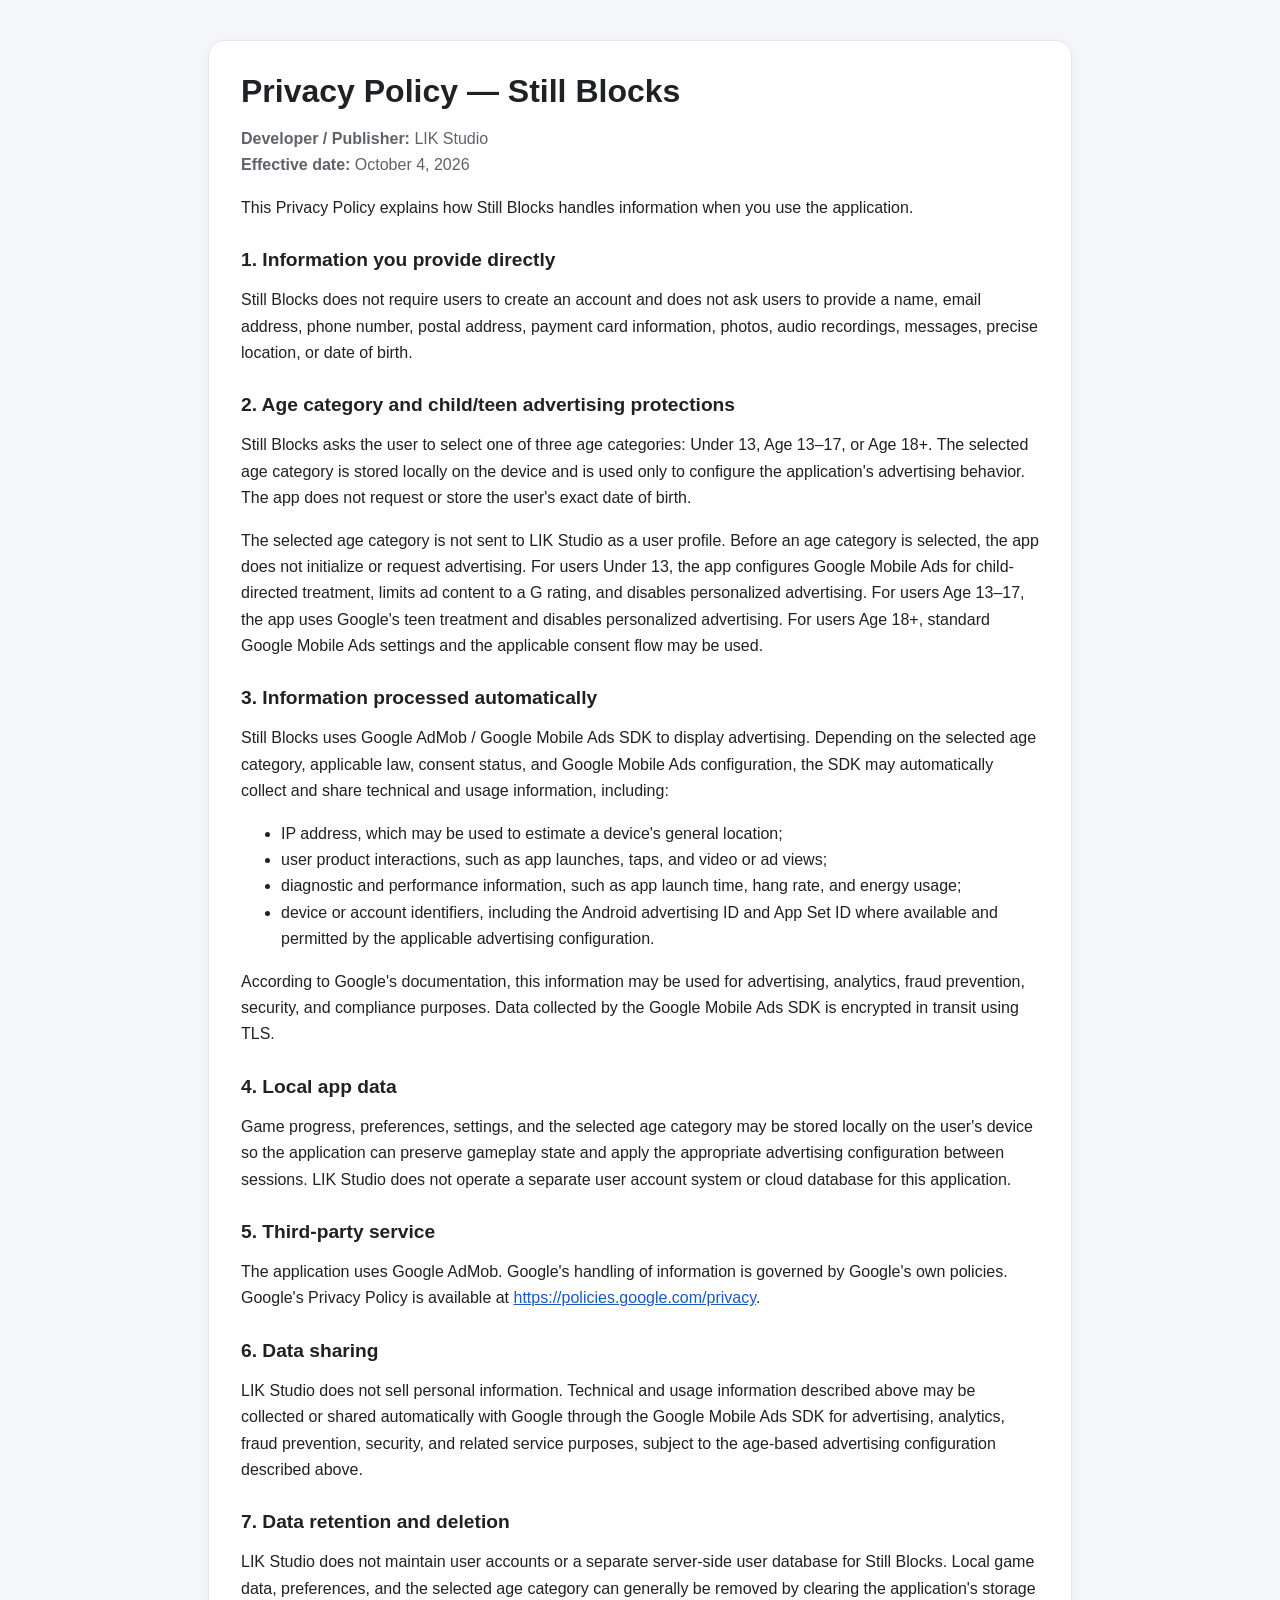
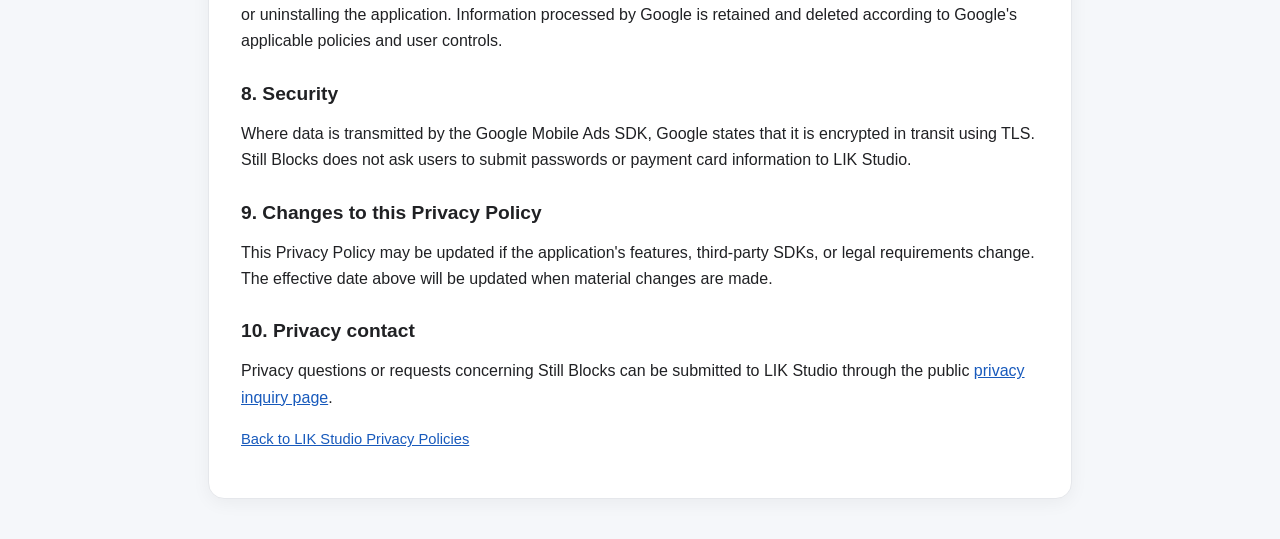
<file: still-blocks/index.html>
<!doctype html><html lang="en"><head><meta charset="utf-8"><meta name="viewport" content="width=device-width,initial-scale=1"><title>Privacy Policy — Still Blocks</title><link rel="stylesheet" href="../styles.css"></head><body><main class="wrap"><article class="card"><h1>Privacy Policy — Still Blocks</h1><p class="meta"><strong>Developer / Publisher:</strong> LIK Studio<br><strong>Effective date:</strong> October 4, 2026</p><p>This Privacy Policy explains how Still Blocks handles information when you use the application.</p>

<h2>1. Information you provide directly</h2>
<p>Still Blocks does not require users to create an account and does not ask users to provide a name, email address, phone number, postal address, payment card information, photos, audio recordings, messages, precise location, or date of birth.</p>

<h2>2. Age category and child/teen advertising protections</h2>
<p>Still Blocks asks the user to select one of three age categories: Under 13, Age 13–17, or Age 18+. The selected age category is stored locally on the device and is used only to configure the application's advertising behavior. The app does not request or store the user's exact date of birth.</p>
<p>The selected age category is not sent to LIK Studio as a user profile. Before an age category is selected, the app does not initialize or request advertising. For users Under 13, the app configures Google Mobile Ads for child-directed treatment, limits ad content to a G rating, and disables personalized advertising. For users Age 13–17, the app uses Google's teen treatment and disables personalized advertising. For users Age 18+, standard Google Mobile Ads settings and the applicable consent flow may be used.</p>

<h2>3. Information processed automatically</h2>
<p>Still Blocks uses Google AdMob / Google Mobile Ads SDK to display advertising. Depending on the selected age category, applicable law, consent status, and Google Mobile Ads configuration, the SDK may automatically collect and share technical and usage information, including:</p>
<ul>
<li>IP address, which may be used to estimate a device's general location;</li>
<li>user product interactions, such as app launches, taps, and video or ad views;</li>
<li>diagnostic and performance information, such as app launch time, hang rate, and energy usage;</li>
<li>device or account identifiers, including the Android advertising ID and App Set ID where available and permitted by the applicable advertising configuration.</li>
</ul>
<p>According to Google's documentation, this information may be used for advertising, analytics, fraud prevention, security, and compliance purposes. Data collected by the Google Mobile Ads SDK is encrypted in transit using TLS.</p>

<h2>4. Local app data</h2>
<p>Game progress, preferences, settings, and the selected age category may be stored locally on the user's device so the application can preserve gameplay state and apply the appropriate advertising configuration between sessions. LIK Studio does not operate a separate user account system or cloud database for this application.</p>

<h2>5. Third-party service</h2>
<p>The application uses Google AdMob. Google's handling of information is governed by Google's own policies. Google's Privacy Policy is available at <a href="https://policies.google.com/privacy">https://policies.google.com/privacy</a>.</p>

<h2>6. Data sharing</h2>
<p>LIK Studio does not sell personal information. Technical and usage information described above may be collected or shared automatically with Google through the Google Mobile Ads SDK for advertising, analytics, fraud prevention, security, and related service purposes, subject to the age-based advertising configuration described above.</p>

<h2>7. Data retention and deletion</h2>
<p>LIK Studio does not maintain user accounts or a separate server-side user database for Still Blocks. Local game data, preferences, and the selected age category can generally be removed by clearing the application's storage or uninstalling the application. Information processed by Google is retained and deleted according to Google's applicable policies and user controls.</p>

<h2>8. Security</h2>
<p>Where data is transmitted by the Google Mobile Ads SDK, Google states that it is encrypted in transit using TLS. Still Blocks does not ask users to submit passwords or payment card information to LIK Studio.</p>

<h2>9. Changes to this Privacy Policy</h2>
<p>This Privacy Policy may be updated if the application's features, third-party SDKs, or legal requirements change. The effective date above will be updated when material changes are made.</p>

<h2>10. Privacy contact</h2>
<p>Privacy questions or requests concerning Still Blocks can be submitted to LIK Studio through the public <a href="https://github.com/nchoi1980-web/lik-studio-privacy/issues/new">privacy inquiry page</a>.</p>

<p class="small"><a href="../">Back to LIK Studio Privacy Policies</a></p></article></main></body></html>
</file>
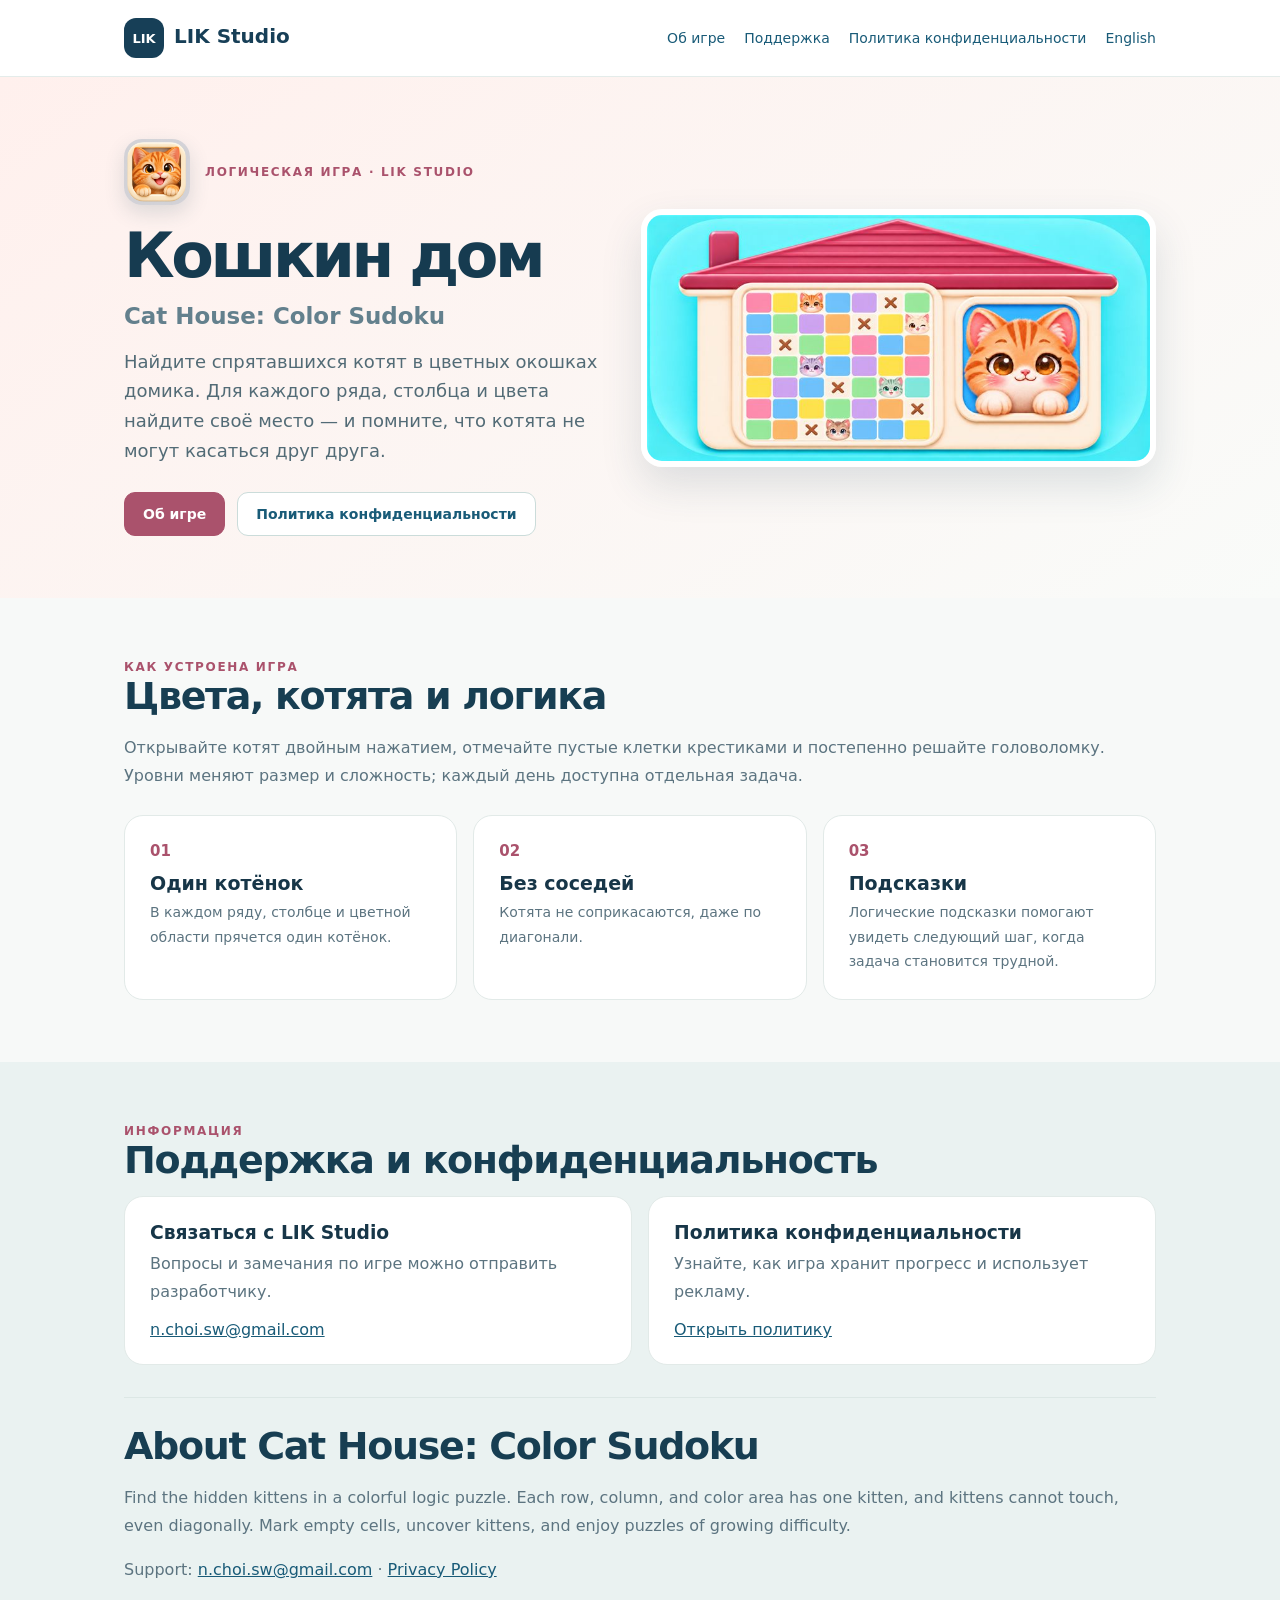
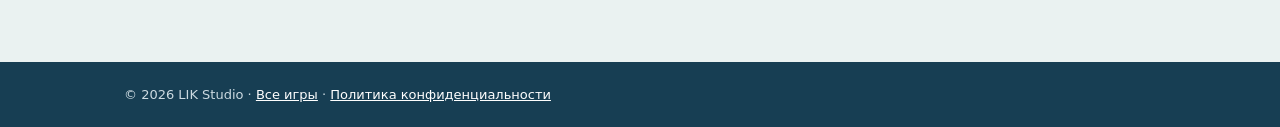
<file: cat-house/game.html>
<!doctype html><html lang="ru"><head><meta charset="utf-8"><meta name="viewport" content="width=device-width,initial-scale=1"><meta name="theme-color" content="#d47a91"><meta name="description" content="Кошкин дом: цветное судоку — логическая головоломка с котятами от LIK Studio."><meta property="og:title" content="Кошкин дом: цветное судоку — LIK Studio"><meta property="og:image" content="https://nchoi1980-web.github.io/lik-studio-privacy/cat-house/assets/cat-house-banner.jpg"><title>Кошкин дом: цветное судоку — LIK Studio</title><link rel="stylesheet" href="../game-pages.css"><style>:root{--tint:#fff0ed;--accent:#aa526c}</style></head><body><header><nav class="wrap nav"><a class="brand" href="../"><b>LIK</b>LIK Studio</a><div class="navlinks"><a href="#about">Об игре</a><a href="#support">Поддержка</a><a href="index.html">Политика конфиденциальности</a><a href="#english">English</a></div></nav></header><main><section class="hero"><div class="wrap hero-grid"><div><div class="hero-id"><img class="app-icon" src="assets/cat-house-icon.jpg" alt="Иконка игры Кошкин дом"><div class="eyebrow">Логическая игра · LIK Studio</div></div><h1>Кошкин дом<span>Cat House: Color Sudoku</span></h1><p class="lead">Найдите спрятавшихся котят в цветных окошках домика. Для каждого ряда, столбца и цвета найдите своё место — и помните, что котята не могут касаться друг друга.</p><div class="buttons"><a class="button primary" href="#about">Об игре</a><a class="button" href="index.html">Политика конфиденциальности</a></div></div><img class="banner" src="assets/cat-house-banner.jpg" alt="Домик с цветной головоломкой и разными котятами в окошках"></div></section><section id="about" class="section"><div class="wrap"><div class="eyebrow">Как устроена игра</div><h2>Цвета, котята и логика</h2><p>Открывайте котят двойным нажатием, отмечайте пустые клетки крестиками и постепенно решайте головоломку. Уровни меняют размер и сложность; каждый день доступна отдельная задача.</p><div class="features"><div class="feature"><strong>01</strong><h3>Один котёнок</h3><p>В каждом ряду, столбце и цветной области прячется один котёнок.</p></div><div class="feature"><strong>02</strong><h3>Без соседей</h3><p>Котята не соприкасаются, даже по диагонали.</p></div><div class="feature"><strong>03</strong><h3>Подсказки</h3><p>Логические подсказки помогают увидеть следующий шаг, когда задача становится трудной.</p></div></div></div></section><section id="support" class="section alt"><div class="wrap"><div class="eyebrow">Информация</div><h2>Поддержка и конфиденциальность</h2><div class="contact"><div class="panel"><h3>Связаться с LIK Studio</h3><p>Вопросы и замечания по игре можно отправить разработчику.</p><a href="mailto:n.choi.sw@gmail.com?subject=Cat%20House%20Support">n.choi.sw@gmail.com</a></div><div class="panel"><h3>Политика конфиденциальности</h3><p>Узнайте, как игра хранит прогресс и использует рекламу.</p><a href="index.html">Открыть политику</a></div></div><div id="english" class="english" lang="en"><h2>About Cat House: Color Sudoku</h2><p>Find the hidden kittens in a colorful logic puzzle. Each row, column, and color area has one kitten, and kittens cannot touch, even diagonally. Mark empty cells, uncover kittens, and enjoy puzzles of growing difficulty.</p><p>Support: <a href="mailto:n.choi.sw@gmail.com?subject=Cat%20House%20Support">n.choi.sw@gmail.com</a> · <a href="index.html">Privacy Policy</a></p></div></div></section></main><footer><div class="wrap">© 2026 LIK Studio · <a href="../">Все игры</a> · <a href="index.html">Политика конфиденциальности</a></div></footer></body></html>
</file>
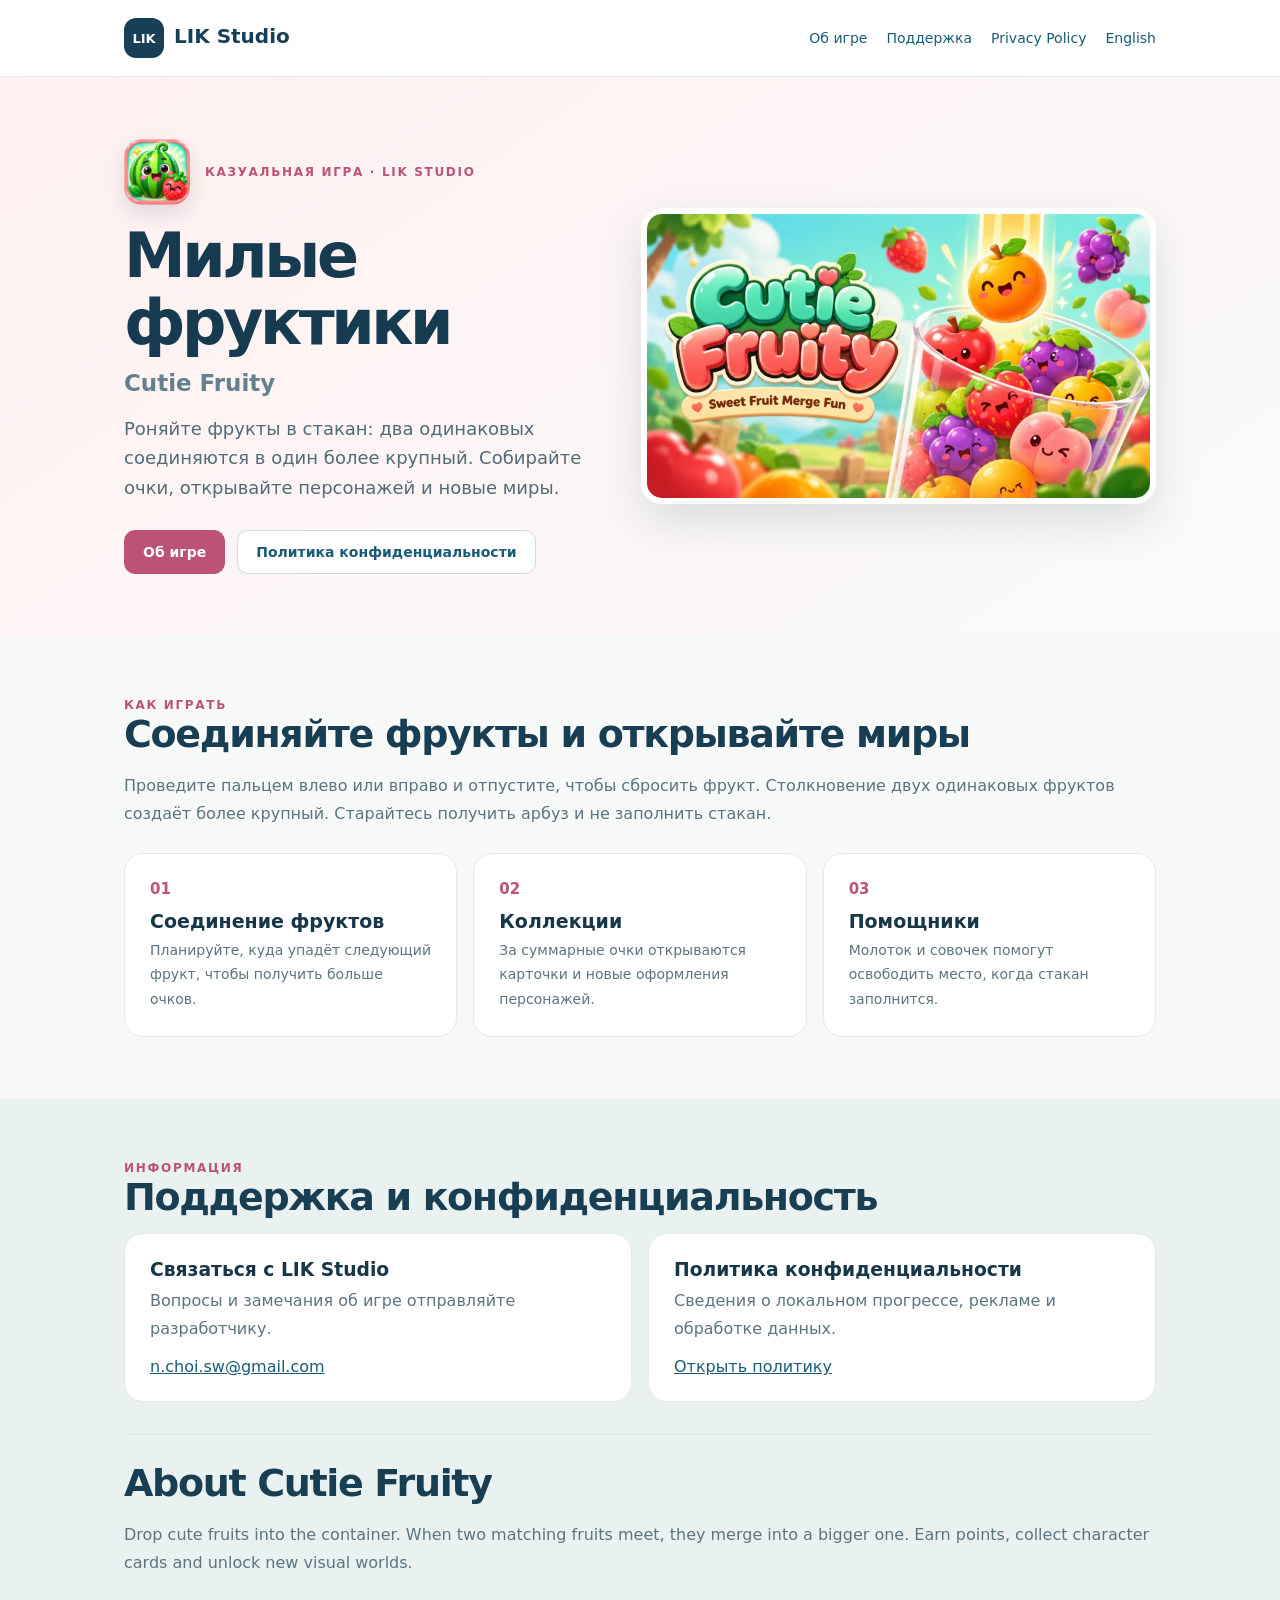
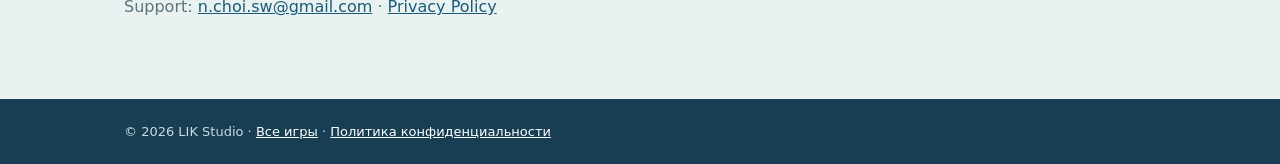
<file: cutie-fruity/game.html>
<!doctype html><html lang="ru"><head><meta charset="utf-8"><meta name="viewport" content="width=device-width,initial-scale=1"><meta name="theme-color" content="#f77e9a"><meta name="description" content="Cutie Fruity — игра с милыми фруктами, сладостями и коллекциями от LIK Studio."><meta property="og:title" content="Cutie Fruity — LIK Studio"><meta property="og:image" content="https://nchoi1980-web.github.io/lik-studio-privacy/cutie-fruity/assets/cutie-fruity-banner-v2.jpg"><title>Cutie Fruity — LIK Studio</title><link rel="stylesheet" href="../game-pages.css"><style>:root{--tint:#fff0f1;--accent:#bd5277}</style></head><body><header><nav class="wrap nav"><a class="brand" href="../"><b>LIK</b>LIK Studio</a><div class="navlinks"><a href="#about">Об игре</a><a href="#support">Поддержка</a><a href="index.html">Privacy Policy</a><a href="#english">English</a></div></nav></header><main><section class="hero"><div class="wrap hero-grid"><div><div class="hero-id"><img class="app-icon" src="assets/cutie-fruity-icon.jpg" alt="Иконка игры Cutie Fruity"><div class="eyebrow">Казуальная игра · LIK Studio</div></div><h1>Милые фруктики<span>Cutie Fruity</span></h1><p class="lead">Роняйте фрукты в стакан: два одинаковых соединяются в один более крупный. Собирайте очки, открывайте персонажей и новые миры.</p><div class="buttons"><a class="button primary" href="#about">Об игре</a><a class="button" href="index.html">Политика конфиденциальности</a></div></div><img class="banner" src="assets/cutie-fruity-banner-v2.jpg" alt="Милые фрукты в стакане и название Cutie Fruity"></div></section><section id="about" class="section"><div class="wrap"><div class="eyebrow">Как играть</div><h2>Соединяйте фрукты и открывайте миры</h2><p>Проведите пальцем влево или вправо и отпустите, чтобы сбросить фрукт. Столкновение двух одинаковых фруктов создаёт более крупный. Старайтесь получить арбуз и не заполнить стакан.</p><div class="features"><div class="feature"><strong>01</strong><h3>Соединение фруктов</h3><p>Планируйте, куда упадёт следующий фрукт, чтобы получить больше очков.</p></div><div class="feature"><strong>02</strong><h3>Коллекции</h3><p>За суммарные очки открываются карточки и новые оформления персонажей.</p></div><div class="feature"><strong>03</strong><h3>Помощники</h3><p>Молоток и совочек помогут освободить место, когда стакан заполнится.</p></div></div></div></section><section id="support" class="section alt"><div class="wrap"><div class="eyebrow">Информация</div><h2>Поддержка и конфиденциальность</h2><div class="contact"><div class="panel"><h3>Связаться с LIK Studio</h3><p>Вопросы и замечания об игре отправляйте разработчику.</p><a href="mailto:n.choi.sw@gmail.com?subject=Cutie%20Fruity%20Support">n.choi.sw@gmail.com</a></div><div class="panel"><h3>Политика конфиденциальности</h3><p>Сведения о локальном прогрессе, рекламе и обработке данных.</p><a href="index.html">Открыть политику</a></div></div><div id="english" class="english" lang="en"><h2>About Cutie Fruity</h2><p>Drop cute fruits into the container. When two matching fruits meet, they merge into a bigger one. Earn points, collect character cards and unlock new visual worlds.</p><p>Support: <a href="mailto:n.choi.sw@gmail.com?subject=Cutie%20Fruity%20Support">n.choi.sw@gmail.com</a> · <a href="index.html">Privacy Policy</a></p></div></div></section></main><footer><div class="wrap">© 2026 LIK Studio · <a href="../">Все игры</a> · <a href="index.html">Политика конфиденциальности</a></div></footer></body></html>
</file>
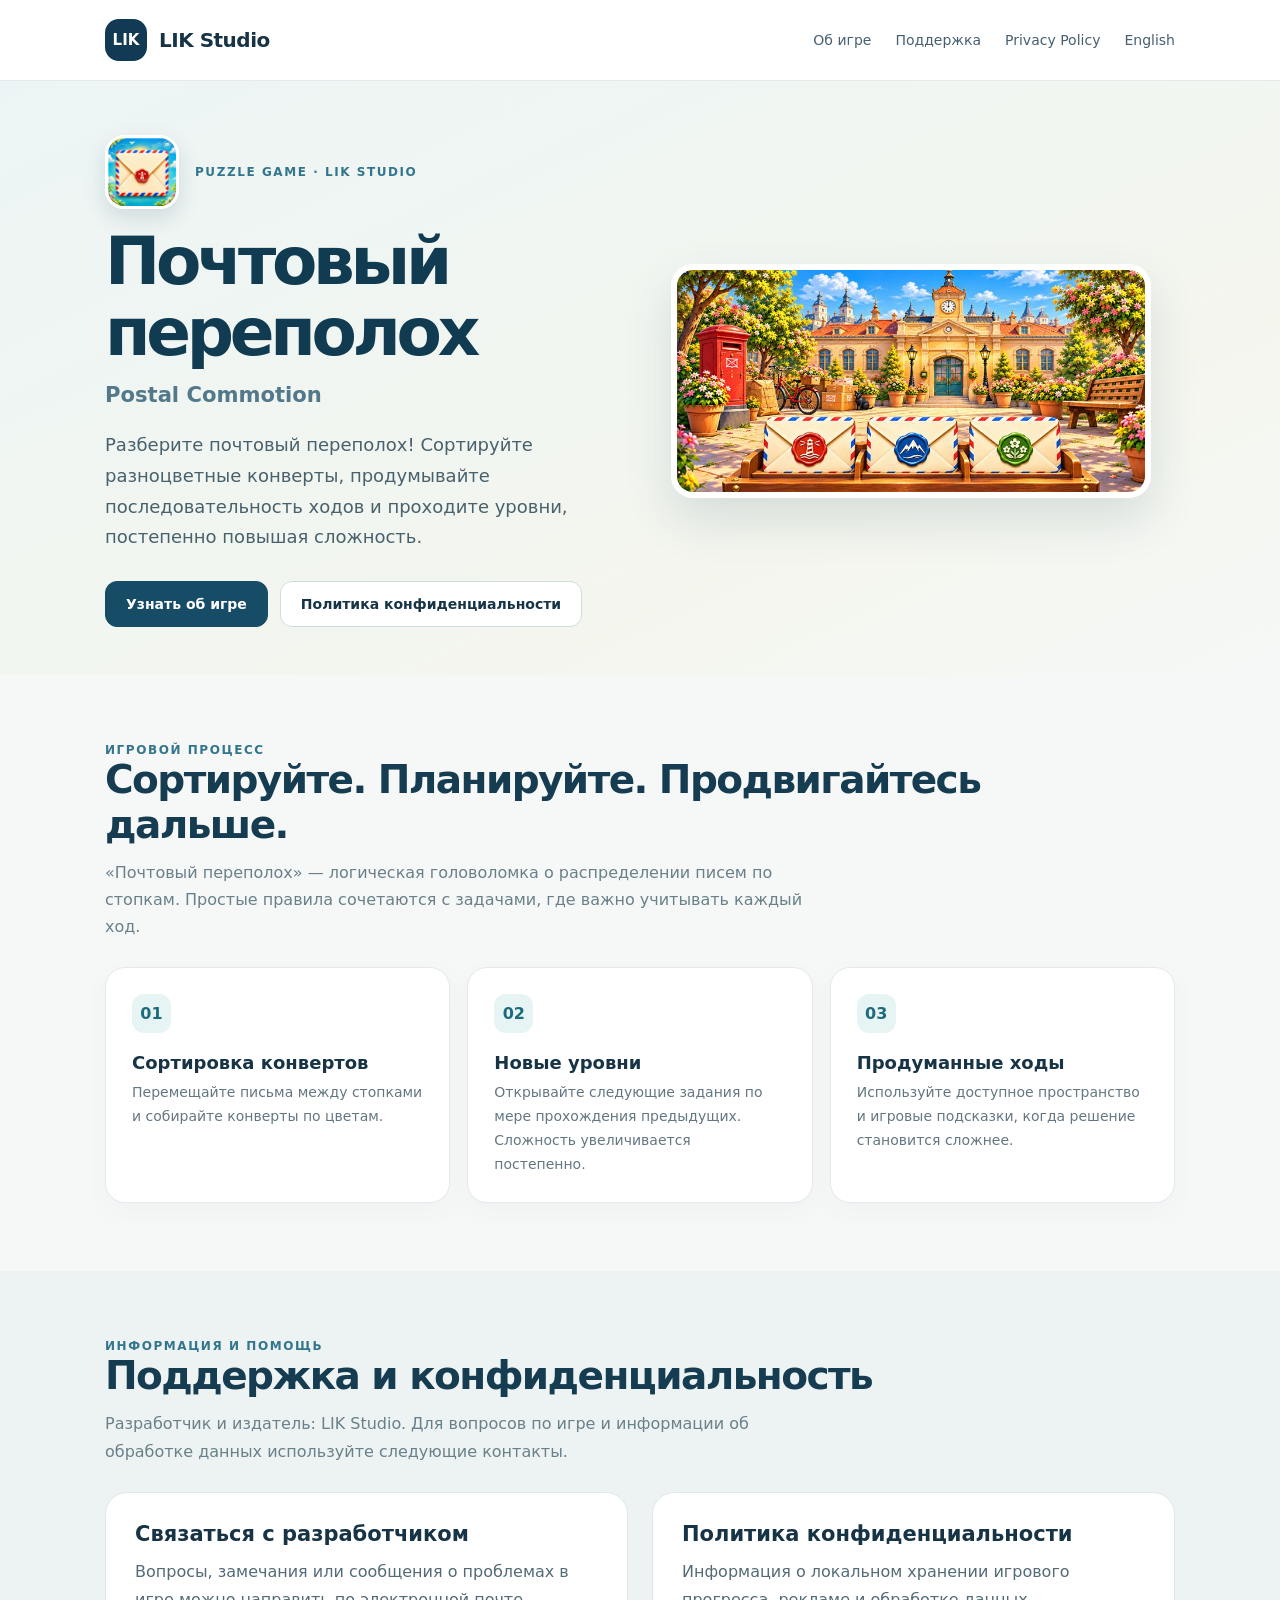
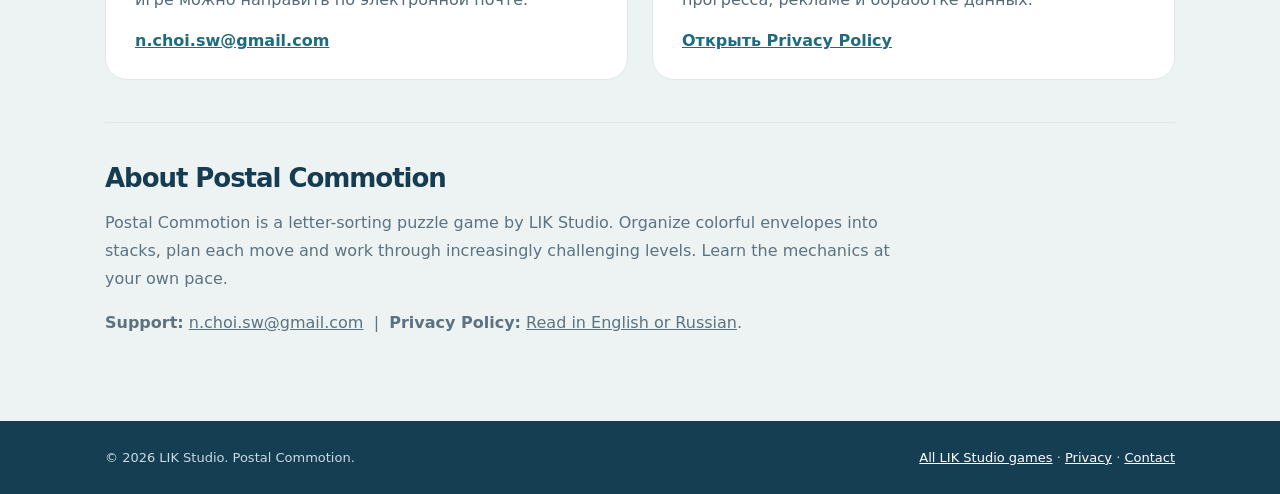
<file: postal-commotion/game.html>
<!doctype html>
<html lang="ru">
<head>
<meta charset="utf-8">
<meta name="viewport" content="width=device-width,initial-scale=1">
<meta name="theme-color" content="#eaf3f6">
<meta property="og:title" content="Почтовый переполох — LIK Studio">
<meta property="og:description" content="Сортируйте разноцветные конверты и решайте почтовые головоломки.">
<meta property="og:image" content="https://nchoi1980-web.github.io/lik-studio-privacy/postal-commotion/assets/postal-banner.jpg">
<meta name="description" content="Почтовый переполох (Postal Commotion) — головоломка о сортировке писем от LIK Studio. Описание, поддержка и политика конфиденциальности.">
<title>Почтовый переполох | Postal Commotion — LIK Studio</title>
<style>
:root{color-scheme:light;font-family:system-ui,-apple-system,"Segoe UI",Roboto,Arial,sans-serif;color:#173447;background:#f6f8f7}
*{box-sizing:border-box}html{scroll-behavior:smooth}body{margin:0}a{color:inherit}a:focus-visible{outline:3px solid #356fbd;outline-offset:4px;border-radius:4px}
.shell{max-width:1120px;margin:auto;padding:0 25px}.header{background:#fff;border-bottom:1px solid #e4ebea}
.nav{min-height:80px;display:flex;align-items:center;justify-content:space-between;gap:20px;flex-wrap:wrap;padding-top:13px;padding-bottom:13px}
.logo{text-decoration:none;display:flex;align-items:center;gap:12px;font-weight:800;font-size:20px;letter-spacing:-.5px}
.logo-mark{display:grid;place-items:center;width:42px;height:42px;background:#123a54;color:#fff;border-radius:14px;font-size:15px;letter-spacing:0}
.links{display:flex;gap:24px;flex-wrap:wrap;font-size:14px;color:#466071}.links a{text-decoration:none}.links a:hover{text-decoration:underline}
.hero{padding:54px 0 48px;background:linear-gradient(155deg,#ecf5f5 0%,#f4f6ee 70%,#f6f8f7 100%)}
.hero-grid{display:grid;grid-template-columns:1.1fr .9fr;gap:55px;align-items:center}
.eyebrow{color:#32758d;font-weight:750;letter-spacing:.13em;font-size:12px;text-transform:uppercase}
h1{font-size:clamp(38px,5.2vw,66px);letter-spacing:-.065em;line-height:1.08;margin:17px 0 24px;color:#103b50}
h1 span{display:block;font-size:.32em;font-weight:650;letter-spacing:0;color:#53788a;margin-top:15px}
.lead{font-size:18px;max-width:550px;line-height:1.7;color:#48616d;margin:0 0 28px}
.cta-row{display:flex;gap:12px;flex-wrap:wrap}
.btn{border:1px solid #cddfdc;padding:14px 20px;border-radius:12px;text-decoration:none;font-weight:750;font-size:14px;background:#fff;display:inline-flex;align-items:center;justify-content:center}
.btn.primary{background:#174c66;color:white;border-color:#174c66}.btn:hover{filter:brightness(.96)}
.game-scene{position:relative;max-width:395px;margin:auto;width:100%;aspect-ratio: .82;background:#c1e6e3;border:9px solid #fff;box-shadow:0 22px 45px #234d5c22;border-radius:33px;overflow:hidden}
.sky{height:34%;background:linear-gradient(#bde3e8,#e8f7e9);position:relative}
.sun{position:absolute;right:45px;top:22px;width:48px;height:48px;border-radius:50%;background:#fae4a4}
.post{position:absolute;left:19%;bottom:0;width:63%;height:85%;background:#fff8e6;border:4px solid #669ca4;border-bottom:0;border-radius:12px 12px 0 0}
.roof{position:absolute;top:-19px;left:-11%;width:122%;height:22px;background:#b56f68;border-radius:8px}
.post:before{content:"POST";position:absolute;top:20px;left:25%;width:50%;text-align:center;border-radius:4px;background:#d9e9e2;padding:6px 0;color:#456c78;font-size:13px;font-weight:900;letter-spacing:.18em}
.door{position:absolute;bottom:0;left:34%;width:32%;height:52%;background:#82afaf;border:4px solid #5b9799;border-bottom:0;border-radius:9px 9px 0 0}
.board{height:66%;padding:22px 19px;background:linear-gradient(#e8dcbf,#e2cfad);position:relative}
.board-title{font-size:12px;letter-spacing:.15em;color:#6d6653;font-weight:900;text-align:center;margin-bottom:22px}
.piles{display:grid;grid-template-columns:repeat(3,minmax(0,1fr));gap:12px;height:190px;align-items:end}
.pile{border-radius:11px;background:#c5b593;padding:9px 8px;display:flex;flex-direction:column-reverse;gap:7px;min-height:178px;justify-content:flex-start;box-shadow:inset 0 4px 8px #6c543c20}
.mail{height:45px;width:100%;border-radius:6px;background:#fffdf3;position:relative;border:2px solid #c4b2a1;box-shadow:0 2px 2px #836e5633}
.mail:before,.mail:after{content:"";position:absolute;top:6px;width:1.5px;height:25px;background:#b9a5a1;transform-origin:top}
.mail:before{left:7px;transform:rotate(-57deg)}.mail:after{right:7px;transform:rotate(57deg)}
.mail.blue{background:#dceaf5;border-color:#81b6d5}.mail.pink{background:#f4d9d8;border-color:#d49c9e}.mail.gold{background:#fff0c8;border-color:#dcc284}
.scene-caption{position:absolute;bottom:10px;left:0;right:0;text-align:center;color:#635a49;font-size:11px}
.section{padding:68px 0}.section h2{font-size:clamp(27px,3.5vw,39px);letter-spacing:-.04em;color:#153c50;margin:0 0 12px}
.section-intro{color:#69808a;line-height:1.7;margin:0 0 27px;max-width:730px}
.cards{display:grid;grid-template-columns:repeat(3,1fr);gap:17px}.feature{background:#fff;border:1px solid #e3eae9;padding:26px;border-radius:20px;min-height:195px;box-shadow:0 8px 26px #174c6609}
.feature .num{width:39px;height:39px;background:#e6f4f3;color:#1e6b7d;display:grid;place-items:center;border-radius:12px;font-weight:800}
.feature h3{font-size:18px;margin:19px 0 8px}.feature p{font-size:14px;line-height:1.7;color:#637782;margin:0}
.alt{background:#edf3f3}.help{display:grid;grid-template-columns:1fr 1fr;gap:24px}.help-card{background:white;border-radius:22px;border:1px solid #dee9e7;padding:29px}
.help-card h3{margin:0 0 12px;font-size:21px}.help-card p{line-height:1.75;color:#536b77;margin:0 0 17px}.help-card a{color:#216b82;font-weight:750;overflow-wrap:anywhere}
.english{border-top:1px solid #e1eaea;padding-top:40px;margin-top:42px}.english h2{font-size:26px}.english p{max-width:800px;line-height:1.75;color:#5c7280}
.footer{background:#163e53;color:#c7dbe4;padding:29px 0;font-size:13px}.footer .shell{display:flex;justify-content:space-between;gap:20px;flex-wrap:wrap}.footer a{color:#fff}
@media(max-width:780px){.hero-grid{grid-template-columns:1fr;gap:32px}.hero{padding:35px 0}.game-scene{max-width:320px}.cards{grid-template-columns:1fr}.help{grid-template-columns:1fr}.section{padding:45px 0}.lead{font-size:16px}.links{gap:12px}}
.hero-art{position:relative;max-width:480px;margin:auto}.hero-banner{display:block;width:100%;aspect-ratio:1024/500;object-fit:cover;border-radius:22px;box-shadow:0 22px 48px #234d5c24;border:6px solid #fff}.icon-row{display:flex;gap:16px;align-items:center;margin:0 0 14px}.game-icon{width:74px;height:74px;border-radius:19px;object-fit:cover;box-shadow:0 9px 22px #16435b24;border:3px solid white}.icon-row .eyebrow{margin:0}.hero .eyebrow{color:#32758d}.hero-grid{grid-template-columns:1fr 1.08fr}.art-caption{font-size:12px;color:#6a8390;text-align:center;margin:12px 0 0}.game-scene{max-width:330px}.game-scene.image-ready{display:none}.hero-art:has(.hero-banner:not([hidden])) .game-scene{display:none}@media(max-width:780px){.hero-grid{grid-template-columns:1fr}.hero-banner{border-radius:17px}.game-icon{width:58px;height:58px}}
</style>
</head>
<body>
<header class="header"><nav class="shell nav" aria-label="Навигация">
<a class="logo" href="../"><span class="logo-mark">LIK</span> LIK Studio</a>
<div class="links"><a href="#about">Об игре</a><a href="#support">Поддержка</a><a href="index.html">Privacy Policy</a><a href="#english">English</a></div>
</nav></header>
<main>
<section class="hero">
<div class="shell hero-grid">
<div>
<div class="icon-row"><img class="game-icon" src="assets/postal-icon.jpg" alt="Иконка игры Почтовый переполох" onerror="this.style.display='none'"><div class="eyebrow">Puzzle game · LIK Studio</div></div>
<h1>Почтовый<br>переполох<span>Postal Commotion</span></h1>
<p class="lead">Разберите почтовый переполох! Сортируйте разноцветные конверты, продумывайте последовательность ходов и проходите уровни, постепенно повышая сложность.</p>
<div class="cta-row"><a class="btn primary" href="#about">Узнать об игре</a><a class="btn" href="index.html">Политика конфиденциальности</a></div>
</div>
<div class="hero-art"><img class="hero-banner" src="assets/postal-banner.jpg" alt="Почтовое здание, цветы и три конверта" onerror="this.hidden=true;this.nextElementSibling.style.display='block'"><div class="game-scene" style="display:none" role="img" aria-label="Декоративная иллюстрация почты и стопок разноцветных конвертов — не скриншот игры">
<div class="sky"><div class="sun"></div><div class="post"><div class="roof"></div><div class="door"></div></div></div>
<div class="board"><div class="board-title">MAIL SORTING</div>
<div class="piles"><div class="pile"><div class="mail blue"></div><div class="mail pink"></div><div class="mail blue"></div></div><div class="pile"><div class="mail gold"></div><div class="mail gold"></div><div class="mail pink"></div></div><div class="pile"><div class="mail pink"></div><div class="mail blue"></div><div class="mail gold"></div></div></div>
<div class="scene-caption">Иллюстрация механики · Illustration</div></div>
</div>
</div>
</div>
</section>
<section class="section" id="about"><div class="shell">
<div class="eyebrow">Игровой процесс</div><h2>Сортируйте. Планируйте. Продвигайтесь дальше.</h2>
<p class="section-intro">«Почтовый переполох» — логическая головоломка о распределении писем по стопкам. Простые правила сочетаются с задачами, где важно учитывать каждый ход.</p>
<div class="cards">
<article class="feature"><div class="num">01</div><h3>Сортировка конвертов</h3><p>Перемещайте письма между стопками и собирайте конверты по цветам.</p></article>
<article class="feature"><div class="num">02</div><h3>Новые уровни</h3><p>Открывайте следующие задания по мере прохождения предыдущих. Сложность увеличивается постепенно.</p></article>
<article class="feature"><div class="num">03</div><h3>Продуманные ходы</h3><p>Используйте доступное пространство и игровые подсказки, когда решение становится сложнее.</p></article>
</div>
</div></section>
<section class="section alt" id="support"><div class="shell">
<div class="eyebrow">Информация и помощь</div><h2>Поддержка и конфиденциальность</h2>
<p class="section-intro">Разработчик и издатель: LIK Studio. Для вопросов по игре и информации об обработке данных используйте следующие контакты.</p>
<div class="help">
<div class="help-card"><h3>Связаться с разработчиком</h3><p>Вопросы, замечания или сообщения о проблемах в игре можно направить по электронной почте.</p><a href="mailto:n.choi.sw@gmail.com?subject=Postal%20Commotion%20Support">n.choi.sw@gmail.com</a></div>
<div class="help-card"><h3>Политика конфиденциальности</h3><p>Информация о локальном хранении игрового прогресса, рекламе и обработке данных.</p><a href="index.html">Открыть Privacy Policy</a></div>
</div>
<div class="english" id="english" lang="en"><h2>About Postal Commotion</h2>
<p>Postal Commotion is a letter-sorting puzzle game by LIK Studio. Organize colorful envelopes into stacks, plan each move and work through increasingly challenging levels. Learn the mechanics at your own pace.</p>
<p><strong>Support:</strong> <a href="mailto:n.choi.sw@gmail.com?subject=Postal%20Commotion%20Support">n.choi.sw@gmail.com</a> &nbsp;|&nbsp; <strong>Privacy Policy:</strong> <a href="index.html">Read in English or Russian</a>.</p></div>
</div></section>
</main>
<footer class="footer"><div class="shell"><div>© 2026 LIK Studio. Postal Commotion.</div><div><a href="../">All LIK Studio games</a> · <a href="index.html">Privacy</a> · <a href="mailto:n.choi.sw@gmail.com">Contact</a></div></div></footer>
</body>
</html>
</file>
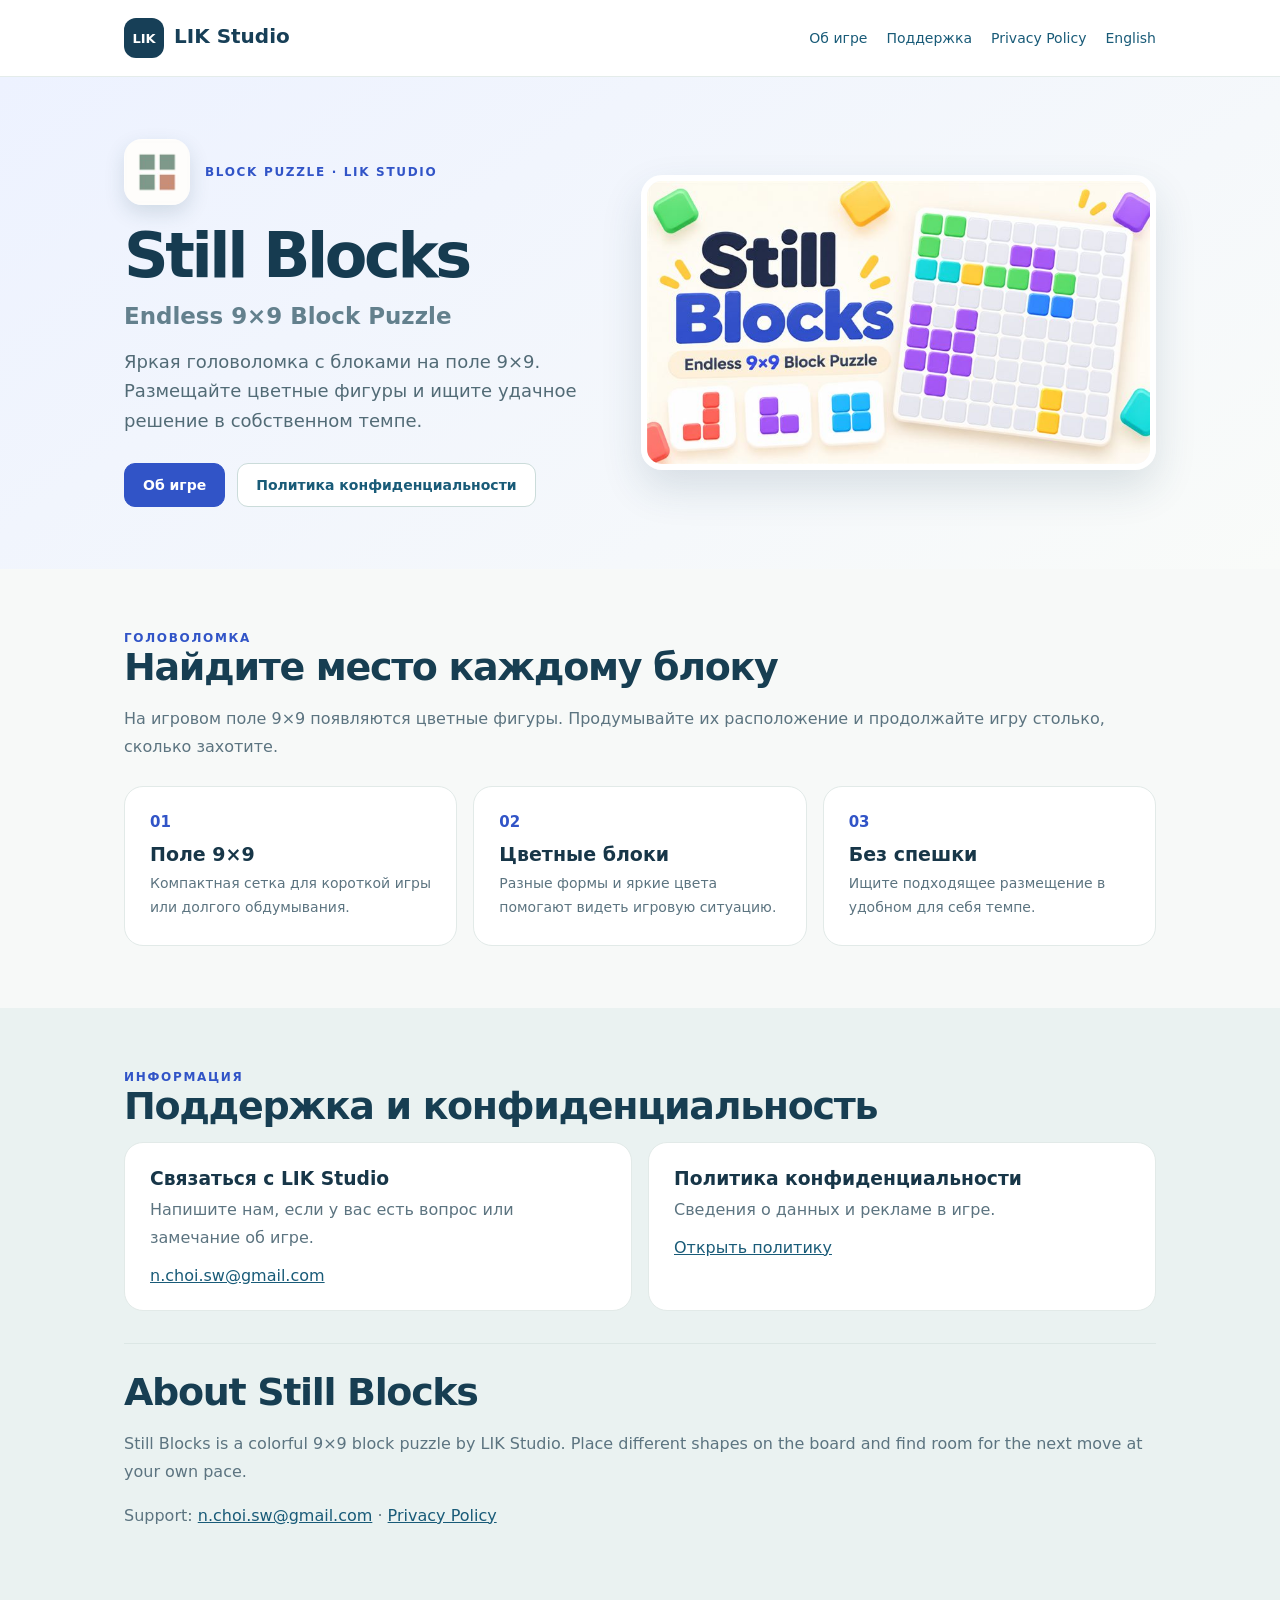
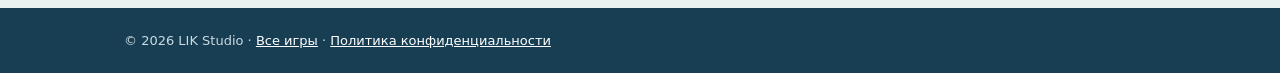
<file: still-blocks/game.html>
<!doctype html><html lang="ru"><head><meta charset="utf-8"><meta name="viewport" content="width=device-width,initial-scale=1"><meta name="theme-color" content="#3154c7"><meta name="description" content="Still Blocks — цветная головоломка с блоками на поле 9×9 от LIK Studio."><meta property="og:title" content="Still Blocks — LIK Studio"><meta property="og:image" content="https://nchoi1980-web.github.io/lik-studio-privacy/still-blocks/assets/still-blocks-banner.jpg"><title>Still Blocks — LIK Studio</title><link rel="stylesheet" href="../game-pages.css"><style>:root{--tint:#edf2ff;--accent:#3154c7}</style></head><body><header><nav class="wrap nav"><a class="brand" href="../"><b>LIK</b>LIK Studio</a><div class="navlinks"><a href="#about">Об игре</a><a href="#support">Поддержка</a><a href="index.html">Privacy Policy</a><a href="#english">English</a></div></nav></header><main><section class="hero"><div class="wrap hero-grid"><div><div class="hero-id"><img class="app-icon" src="assets/still-blocks-icon.jpg" alt="Иконка Still Blocks"><div class="eyebrow">Block puzzle · LIK Studio</div></div><h1>Still Blocks<span>Endless 9×9 Block Puzzle</span></h1><p class="lead">Яркая головоломка с блоками на поле 9×9. Размещайте цветные фигуры и ищите удачное решение в собственном темпе.</p><div class="buttons"><a class="button primary" href="#about">Об игре</a><a class="button" href="index.html">Политика конфиденциальности</a></div></div><img class="banner" src="assets/still-blocks-banner.jpg" alt="Цветные блоки и игровое поле Still Blocks"></div></section><section id="about" class="section"><div class="wrap"><div class="eyebrow">Головоломка</div><h2>Найдите место каждому блоку</h2><p>На игровом поле 9×9 появляются цветные фигуры. Продумывайте их расположение и продолжайте игру столько, сколько захотите.</p><div class="features"><div class="feature"><strong>01</strong><h3>Поле 9×9</h3><p>Компактная сетка для короткой игры или долгого обдумывания.</p></div><div class="feature"><strong>02</strong><h3>Цветные блоки</h3><p>Разные формы и яркие цвета помогают видеть игровую ситуацию.</p></div><div class="feature"><strong>03</strong><h3>Без спешки</h3><p>Ищите подходящее размещение в удобном для себя темпе.</p></div></div></div></section><section id="support" class="section alt"><div class="wrap"><div class="eyebrow">Информация</div><h2>Поддержка и конфиденциальность</h2><div class="contact"><div class="panel"><h3>Связаться с LIK Studio</h3><p>Напишите нам, если у вас есть вопрос или замечание об игре.</p><a href="mailto:n.choi.sw@gmail.com?subject=Still%20Blocks%20Support">n.choi.sw@gmail.com</a></div><div class="panel"><h3>Политика конфиденциальности</h3><p>Сведения о данных и рекламе в игре.</p><a href="index.html">Открыть политику</a></div></div><div id="english" class="english" lang="en"><h2>About Still Blocks</h2><p>Still Blocks is a colorful 9×9 block puzzle by LIK Studio. Place different shapes on the board and find room for the next move at your own pace.</p><p>Support: <a href="mailto:n.choi.sw@gmail.com?subject=Still%20Blocks%20Support">n.choi.sw@gmail.com</a> · <a href="index.html">Privacy Policy</a></p></div></div></section></main><footer><div class="wrap">© 2026 LIK Studio · <a href="../">Все игры</a> · <a href="index.html">Политика конфиденциальности</a></div></footer></body></html>
</file>
<file: styles.css>
:root{font-family:Arial,Helvetica,sans-serif;color:#202124;background:#f5f7fa}*{box-sizing:border-box}body{margin:0}.wrap{max-width:900px;margin:40px auto;padding:0 18px}.card{background:#fff;border:1px solid #e5e7eb;border-radius:16px;padding:32px;box-shadow:0 4px 18px rgba(0,0,0,.05)}h1{margin:0 0 8px;font-size:2rem}h2{margin-top:28px;font-size:1.2rem}p,li{line-height:1.65}.meta{color:#5f6368}.app-links a{display:block;margin:10px 0;padding:14px 16px;background:#f0f4f8;border-radius:10px;text-decoration:none;font-weight:700;color:#185abc}a{color:#185abc}.small{font-size:.92rem;color:#5f6368}
</file>
<file: game-pages.css>
:root{font-family:system-ui,-apple-system,"Segoe UI",Roboto,Arial,sans-serif;color:#173648;background:#f7f9f8}*{box-sizing:border-box}body{margin:0}a{color:#195b78}a:focus-visible{outline:3px solid #2868a5;outline-offset:4px}.wrap{max-width:1080px;margin:auto;padding:0 24px}header{background:#fff;border-bottom:1px solid #e4ecea}.nav{min-height:76px;display:flex;justify-content:space-between;align-items:center;gap:20px;flex-wrap:wrap;padding-top:13px;padding-bottom:13px}.brand{font-size:20px;font-weight:800;color:#173f57;text-decoration:none}.brand b{display:inline-grid;place-items:center;background:#173f57;color:#fff;width:40px;height:40px;border-radius:12px;font-size:13px;margin-right:10px}.navlinks{display:flex;gap:19px;flex-wrap:wrap;font-size:14px}.navlinks a{text-decoration:none}.hero{background:linear-gradient(145deg,var(--tint),#f9fbf9);padding:62px 0}.hero-grid{display:grid;grid-template-columns:1fr 1.08fr;gap:40px;align-items:center}.eyebrow{color:var(--accent);font-size:12px;font-weight:800;letter-spacing:.14em;text-transform:uppercase}.hero-id{display:flex;align-items:center;gap:15px}.app-icon{width:66px;height:66px;border-radius:18px;object-fit:cover;box-shadow:0 8px 20px #21475826}h1{font-size:clamp(36px,5.3vw,62px);line-height:1.08;letter-spacing:-.055em;margin:18px 0 12px;color:#163b50}h1 span{display:block;font-size:.37em;font-weight:600;letter-spacing:0;color:#63808d;margin-top:14px}.lead{font-size:18px;line-height:1.65;color:#526b76;max-width:520px}.buttons{display:flex;gap:12px;flex-wrap:wrap;margin-top:27px}.button{display:inline-flex;text-decoration:none;padding:13px 18px;border-radius:11px;border:1px solid #cbdcda;background:#fff;font-weight:750;font-size:14px}.button.primary{background:var(--accent);border-color:var(--accent);color:white}.banner{display:block;width:100%;height:auto;border:6px solid white;border-radius:21px;box-shadow:0 18px 42px #24485a24}.section{padding:62px 0}.section.alt{background:#eaf2f1}.section h2{font-size:clamp(27px,3.5vw,38px);letter-spacing:-.035em;margin:0 0 14px;color:#173e52}.section p{line-height:1.75;color:#5c7480}.features{display:grid;grid-template-columns:repeat(3,1fr);gap:16px;margin-top:25px}.feature,.panel{background:#fff;border:1px solid #e2eae8;border-radius:19px;padding:25px}.feature strong{color:var(--accent);font-size:15px}.feature h3{font-size:19px;margin:12px 0 6px}.feature p{font-size:14px;margin:0}.contact{display:grid;grid-template-columns:1fr 1fr;gap:16px}.contact h3{margin:0 0 7px}.contact p{margin:0 0 14px}.english{border-top:1px solid #dce7e5;margin-top:32px;padding-top:26px}footer{background:#173e53;color:#ccdae1;padding:25px 0;font-size:13px}footer a{color:#fff}@media(max-width:760px){.hero-grid{grid-template-columns:1fr}.hero{padding:36px 0}.features,.contact{grid-template-columns:1fr}.section{padding:43px 0}.lead{font-size:16px}.navlinks{gap:12px}.app-icon{width:58px;height:58px}}
</file>
